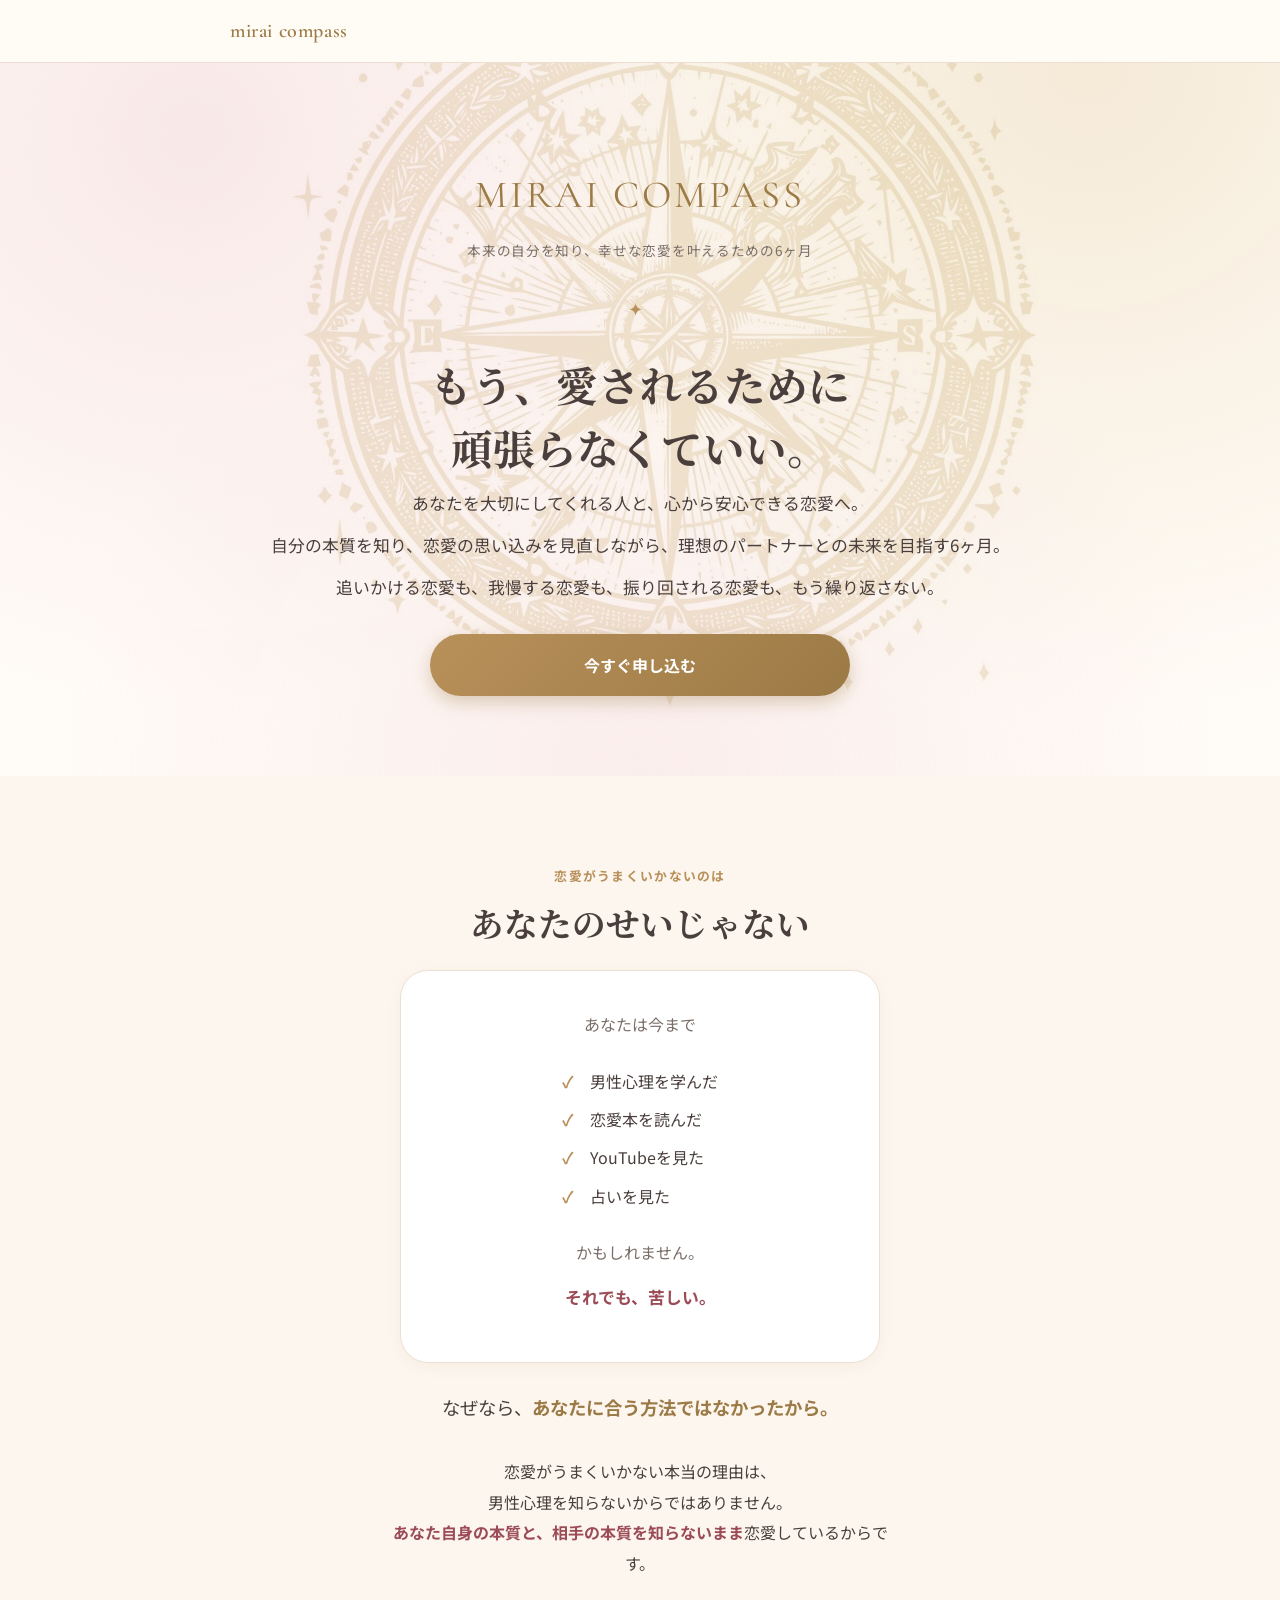
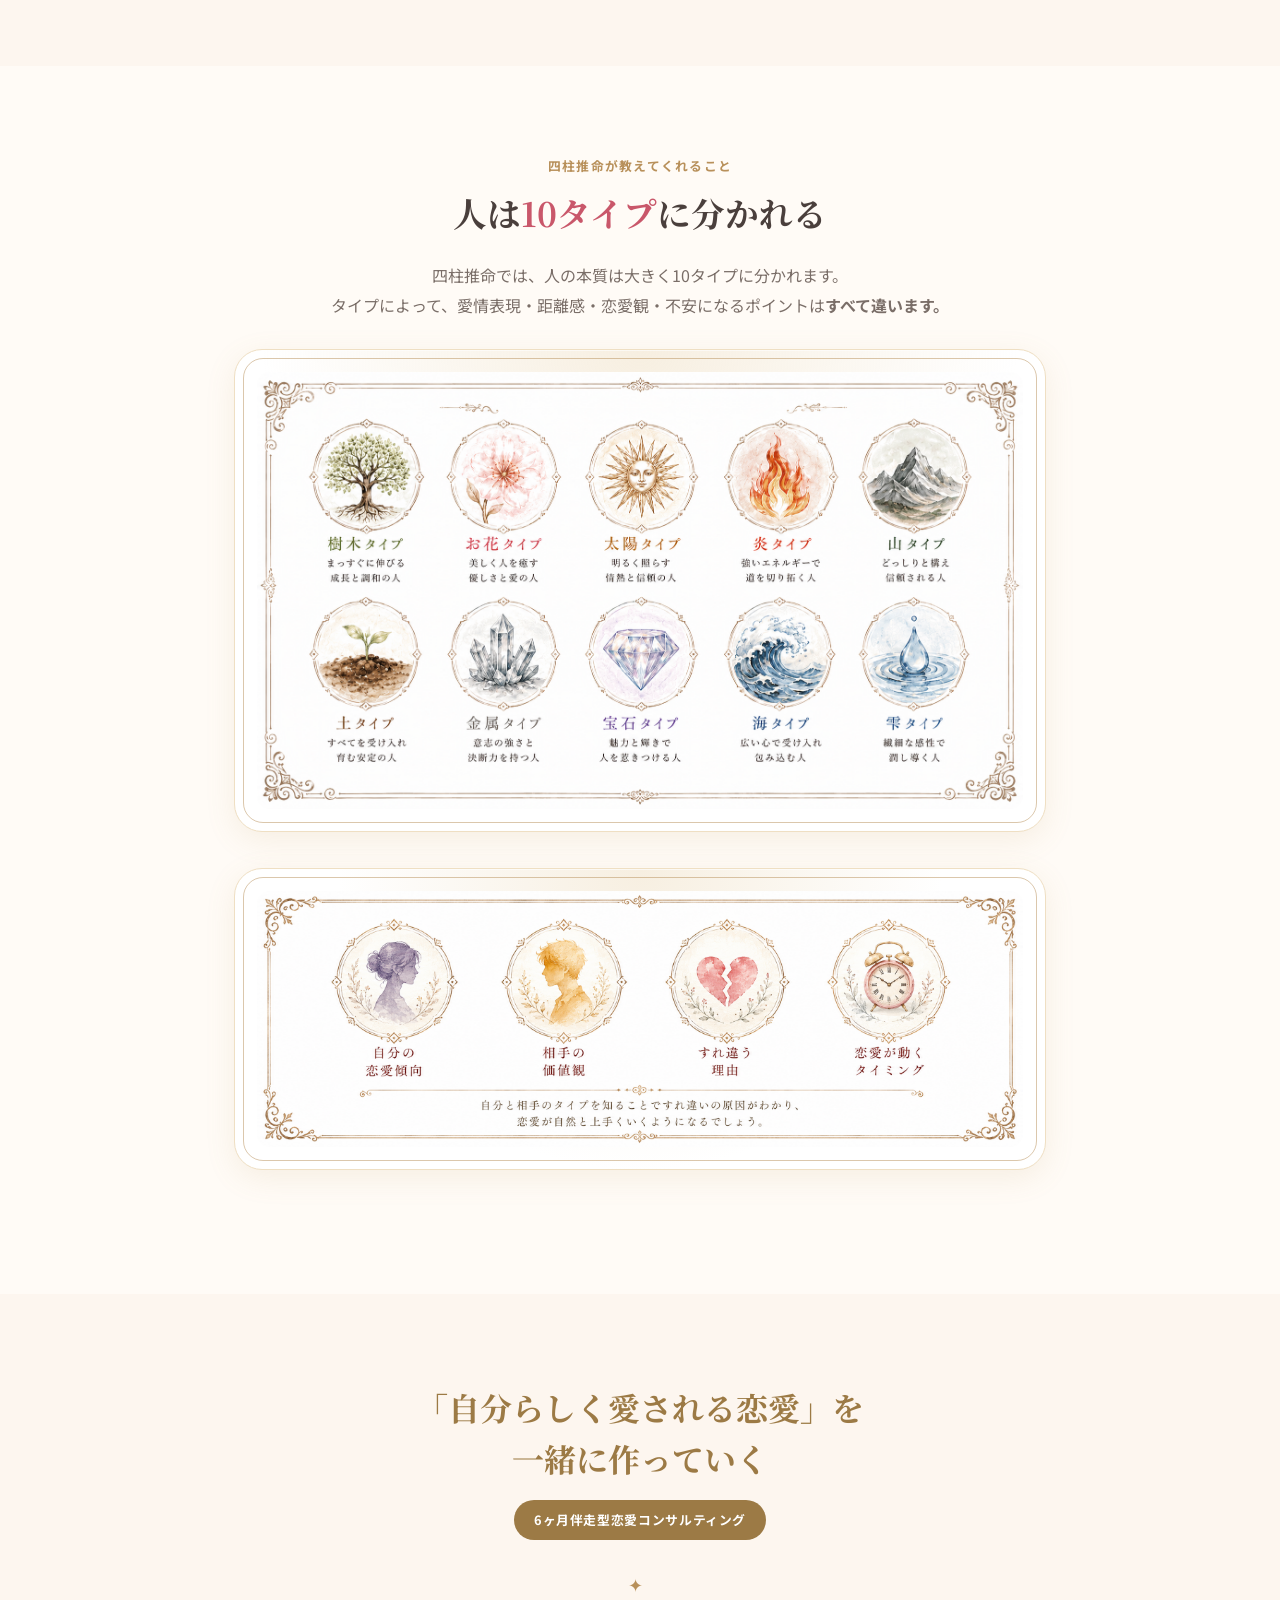
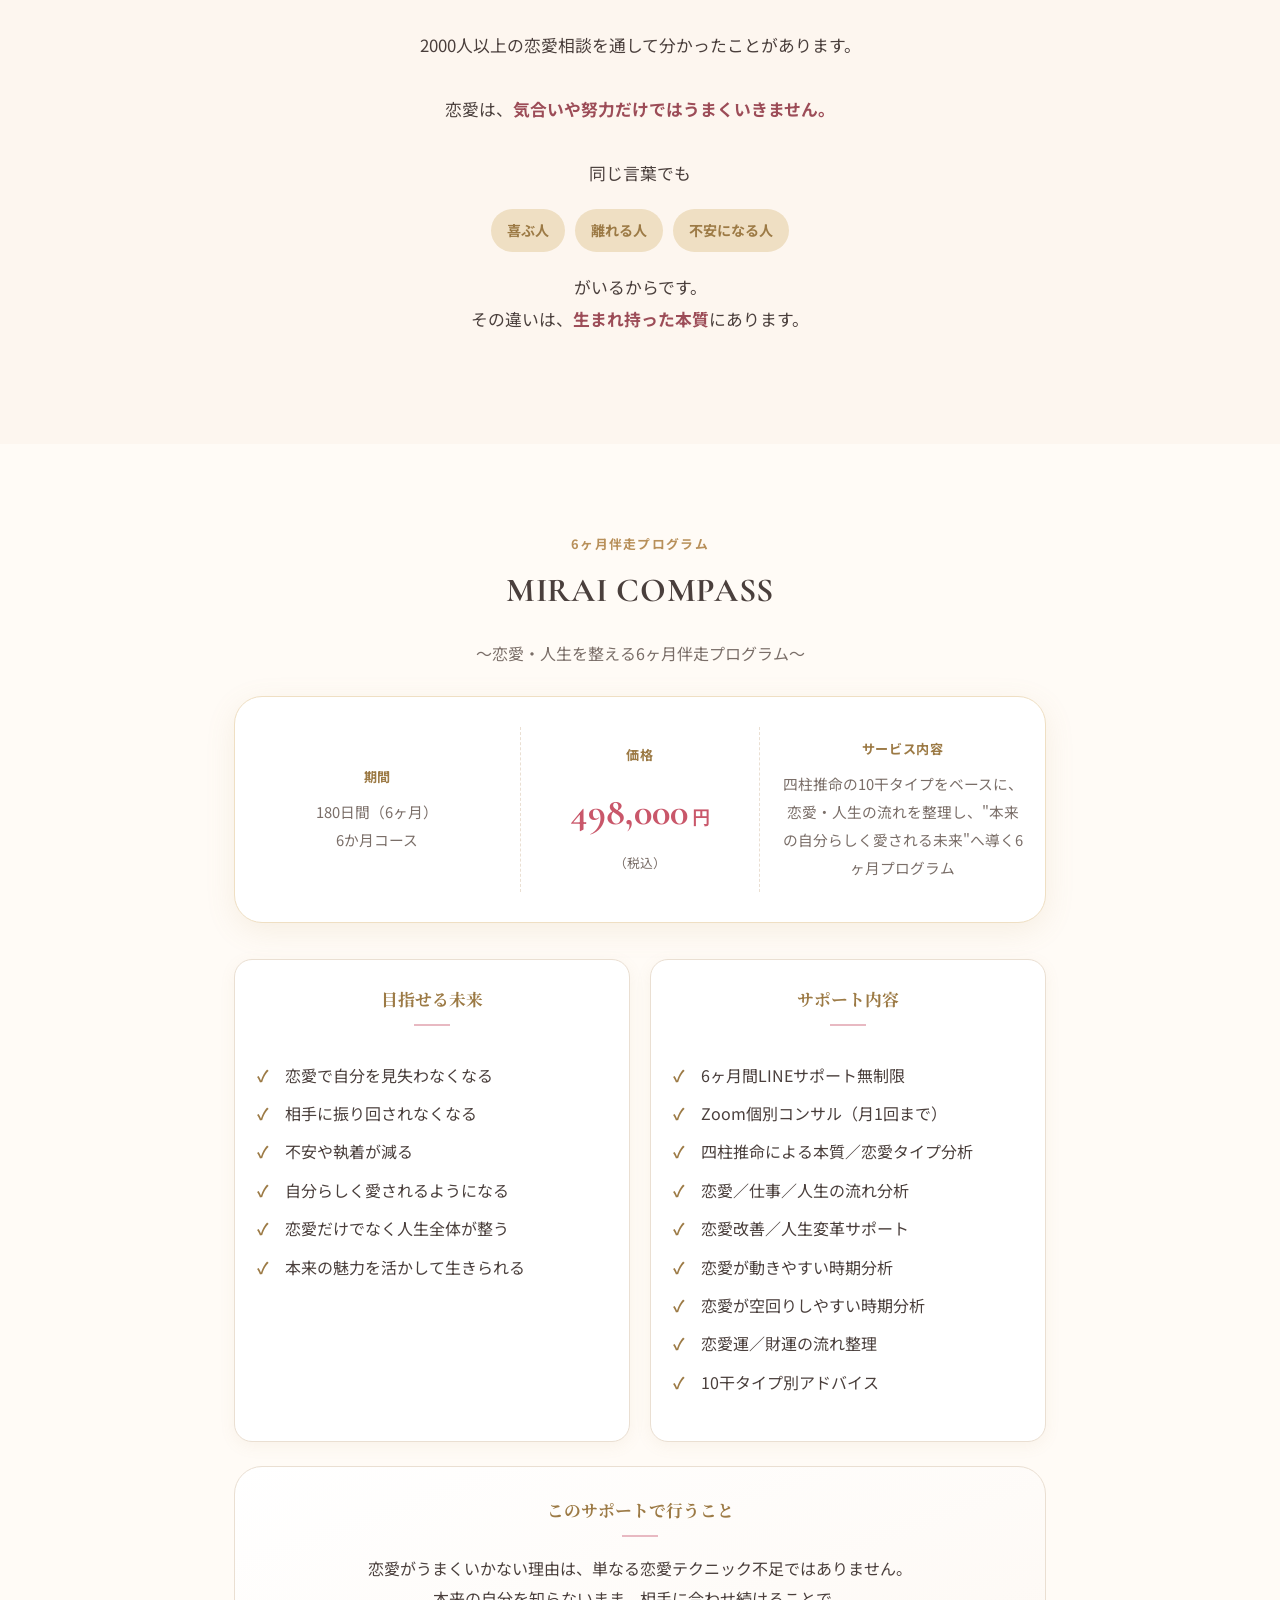
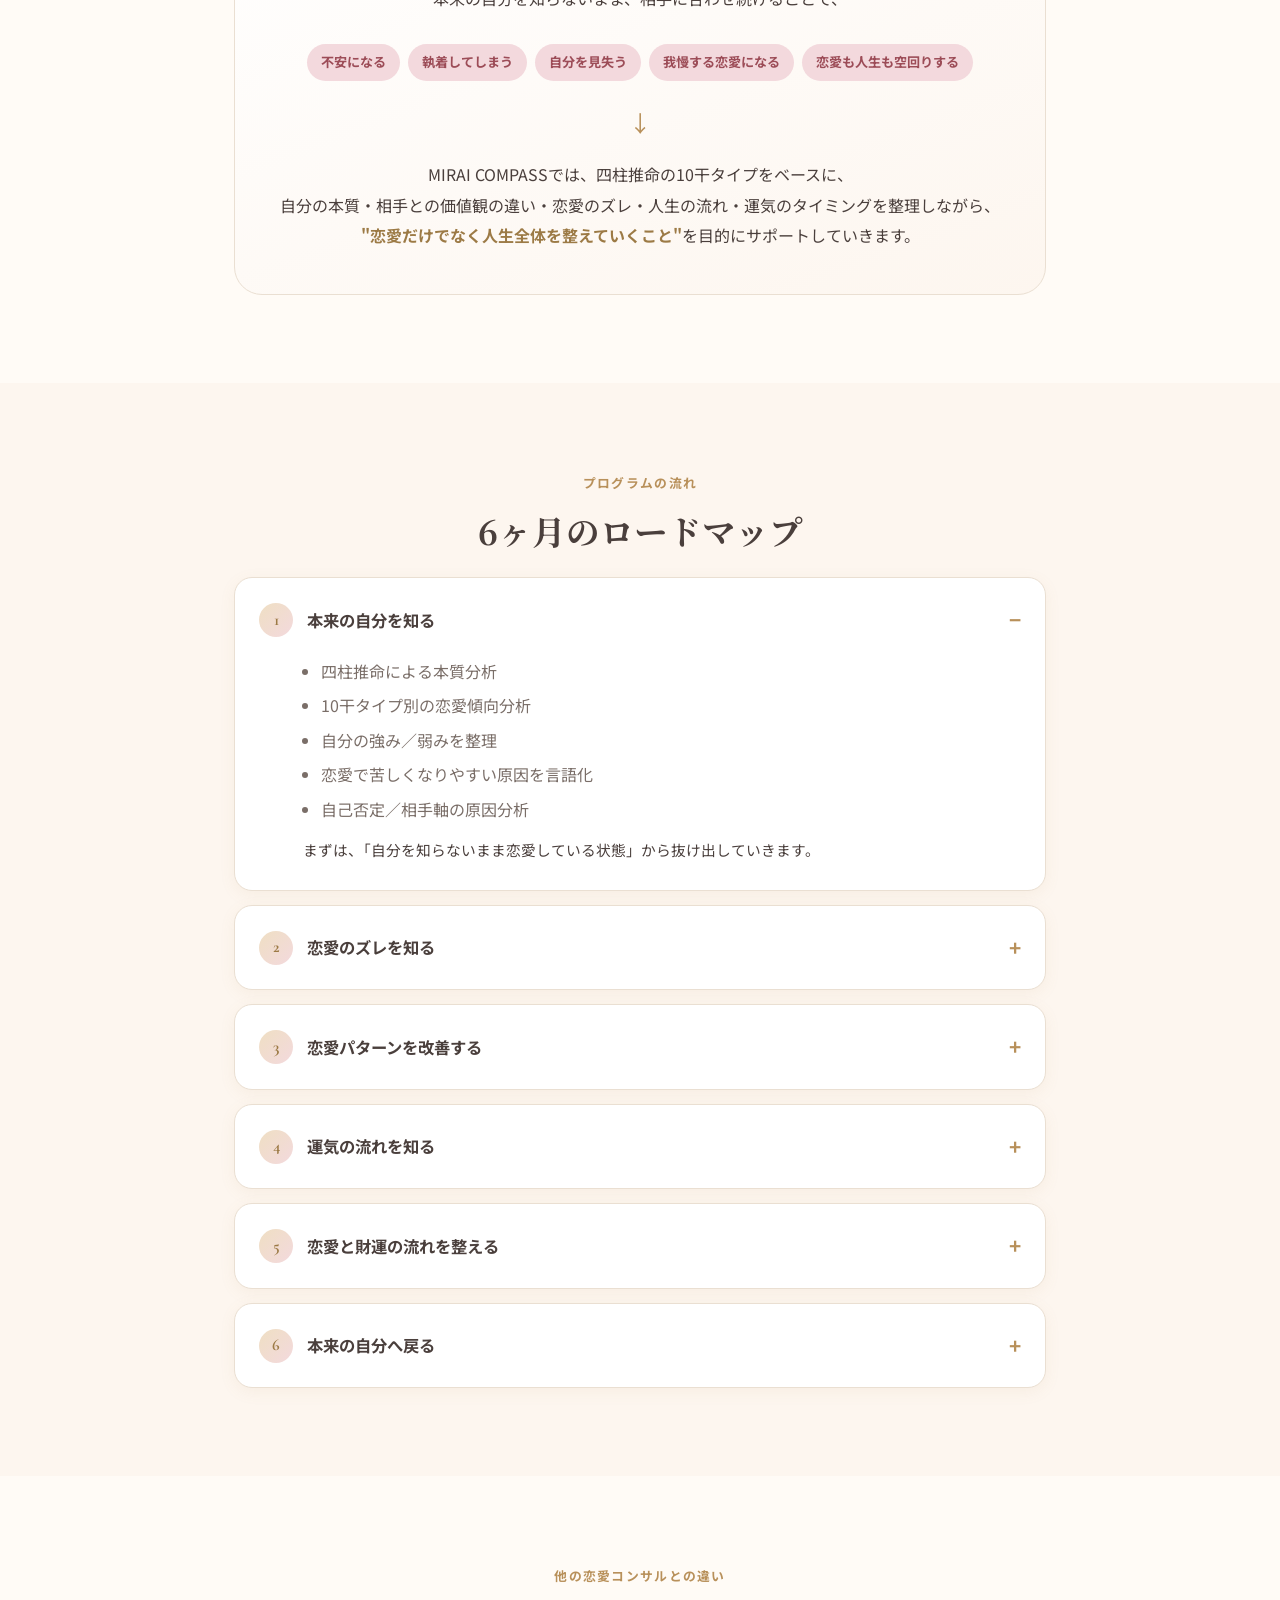
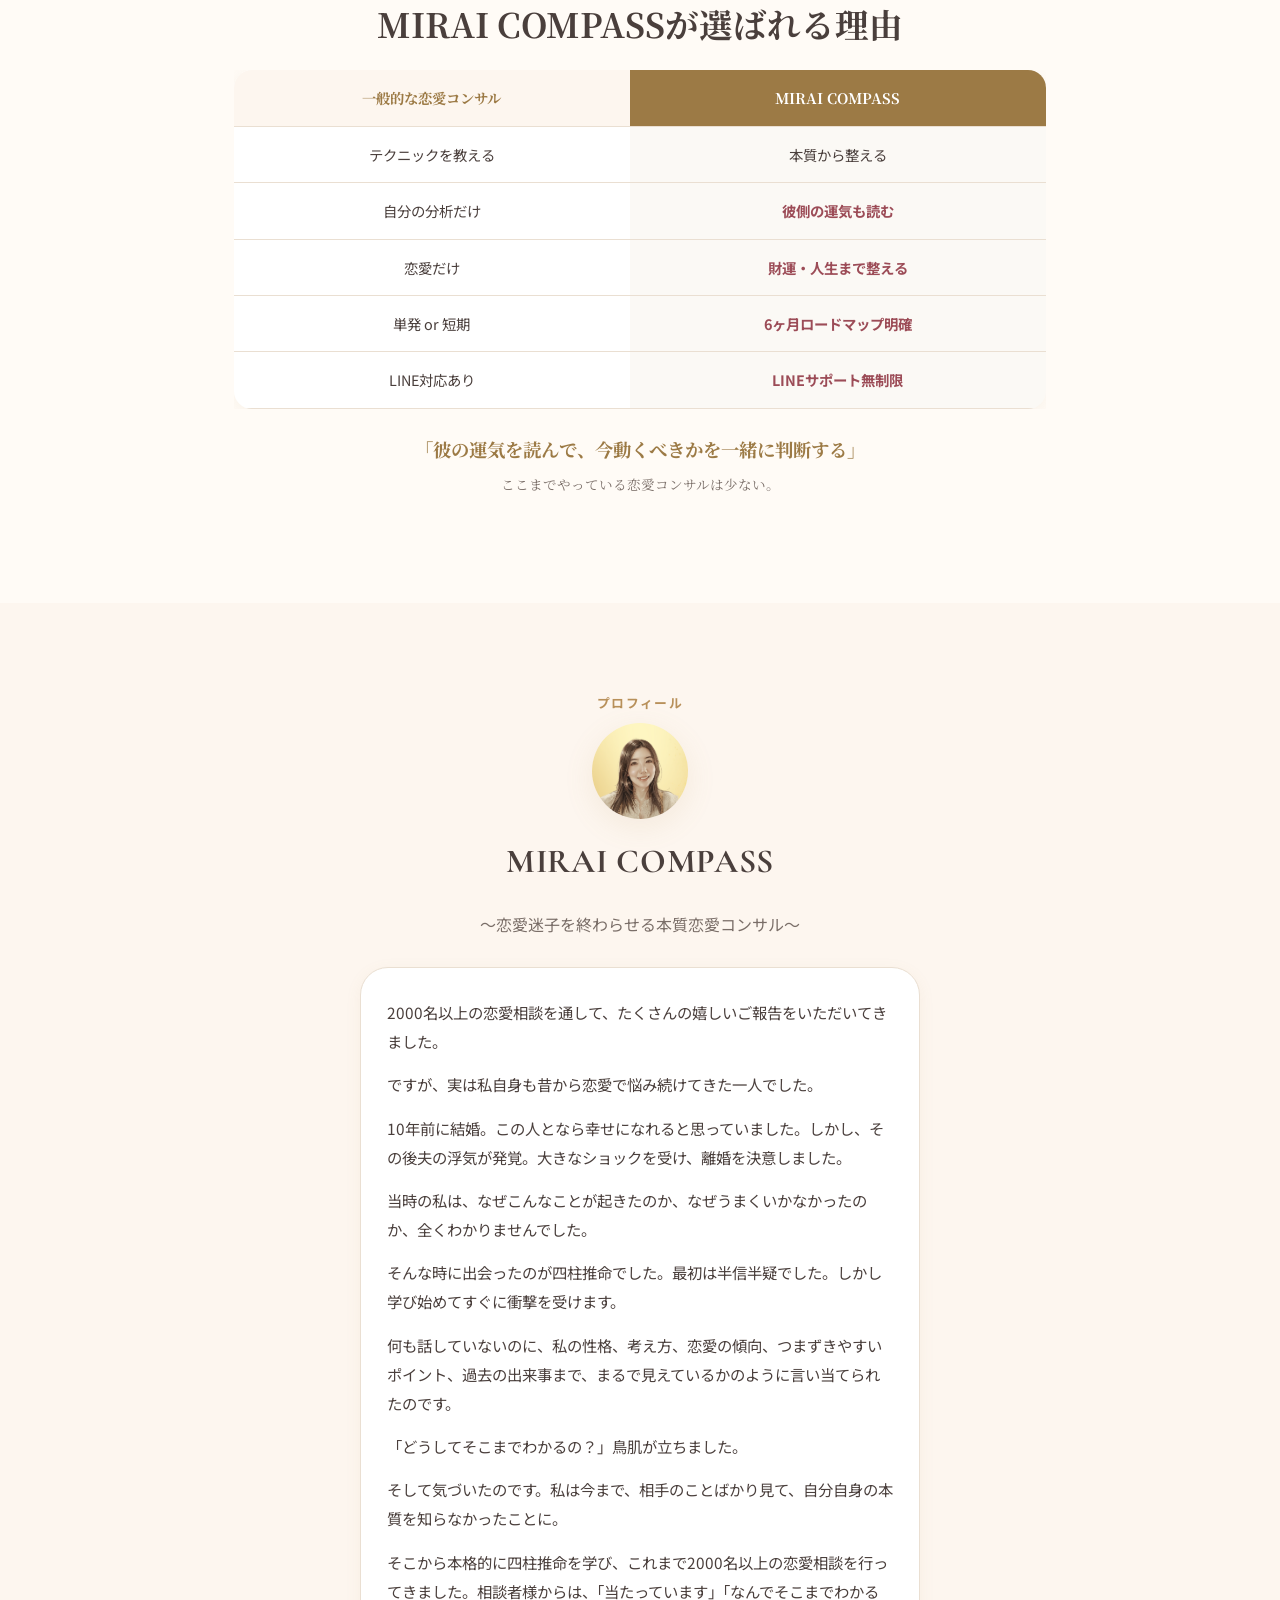
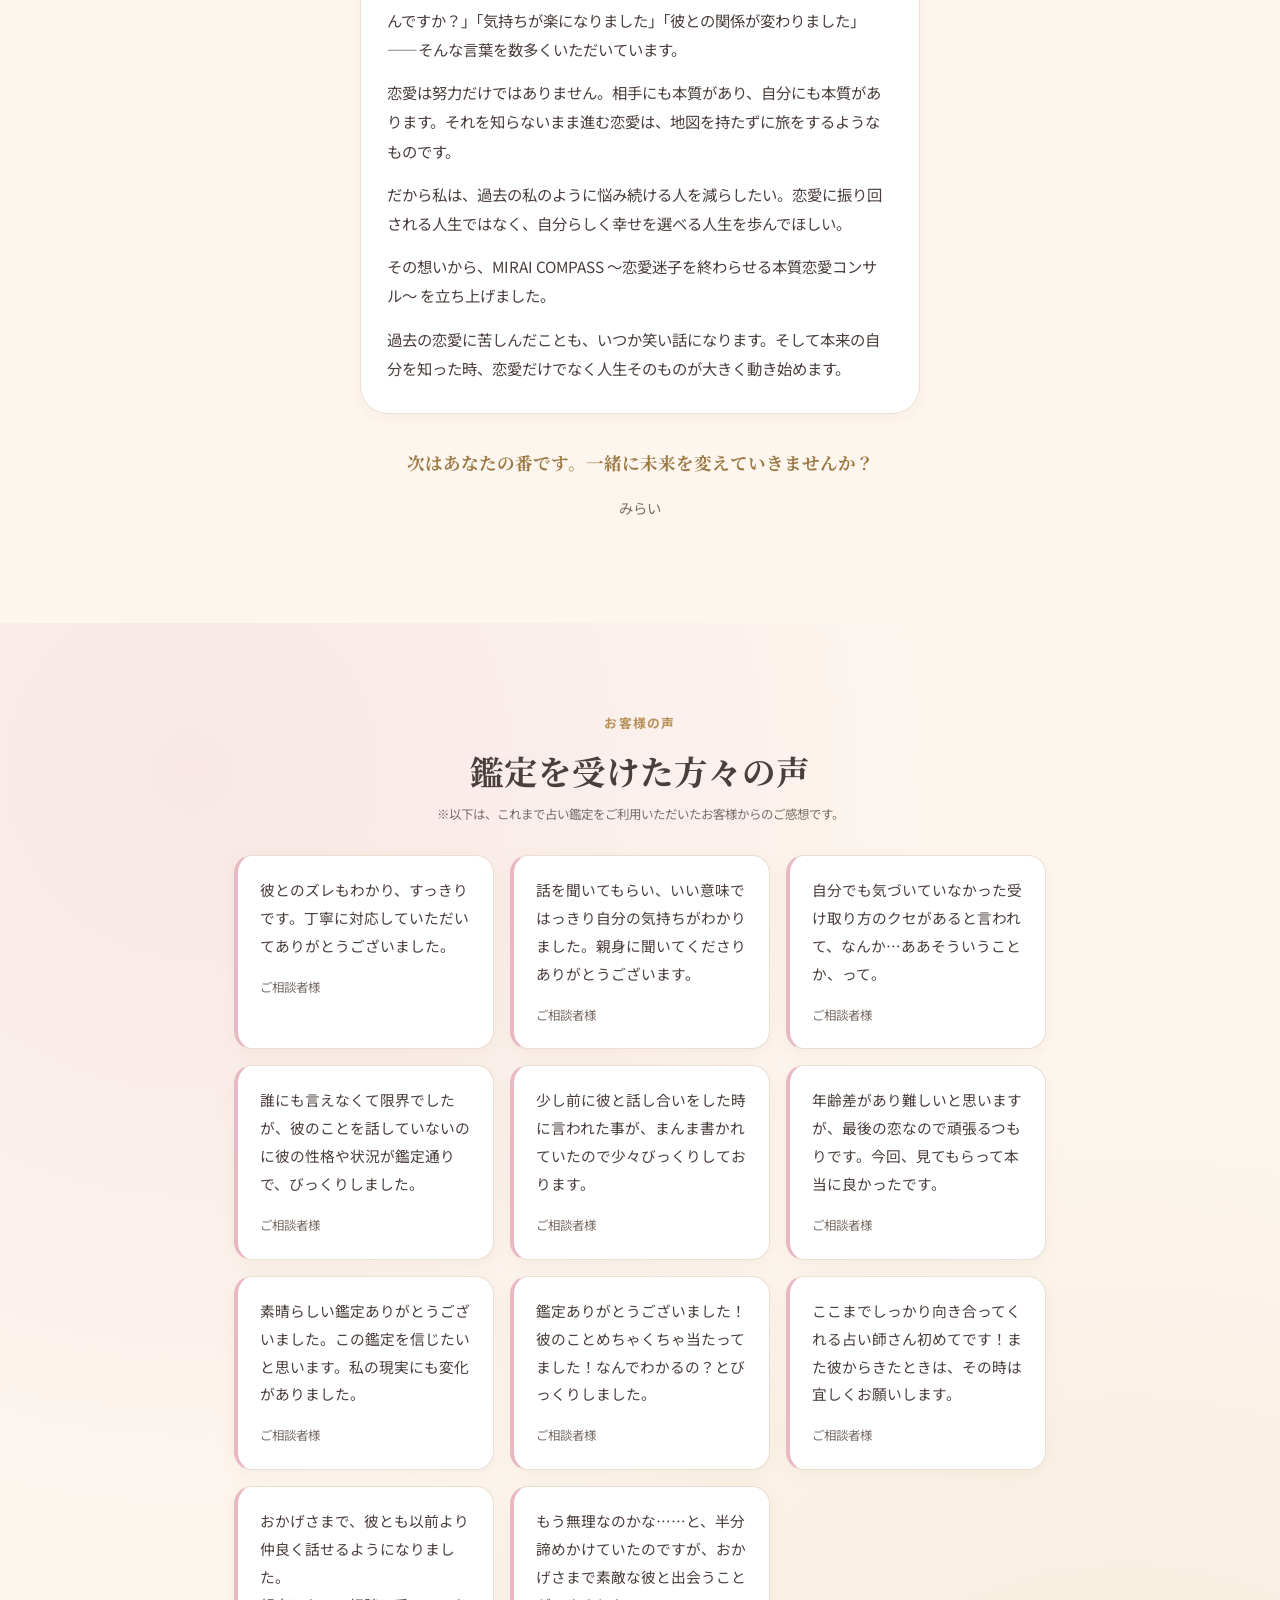
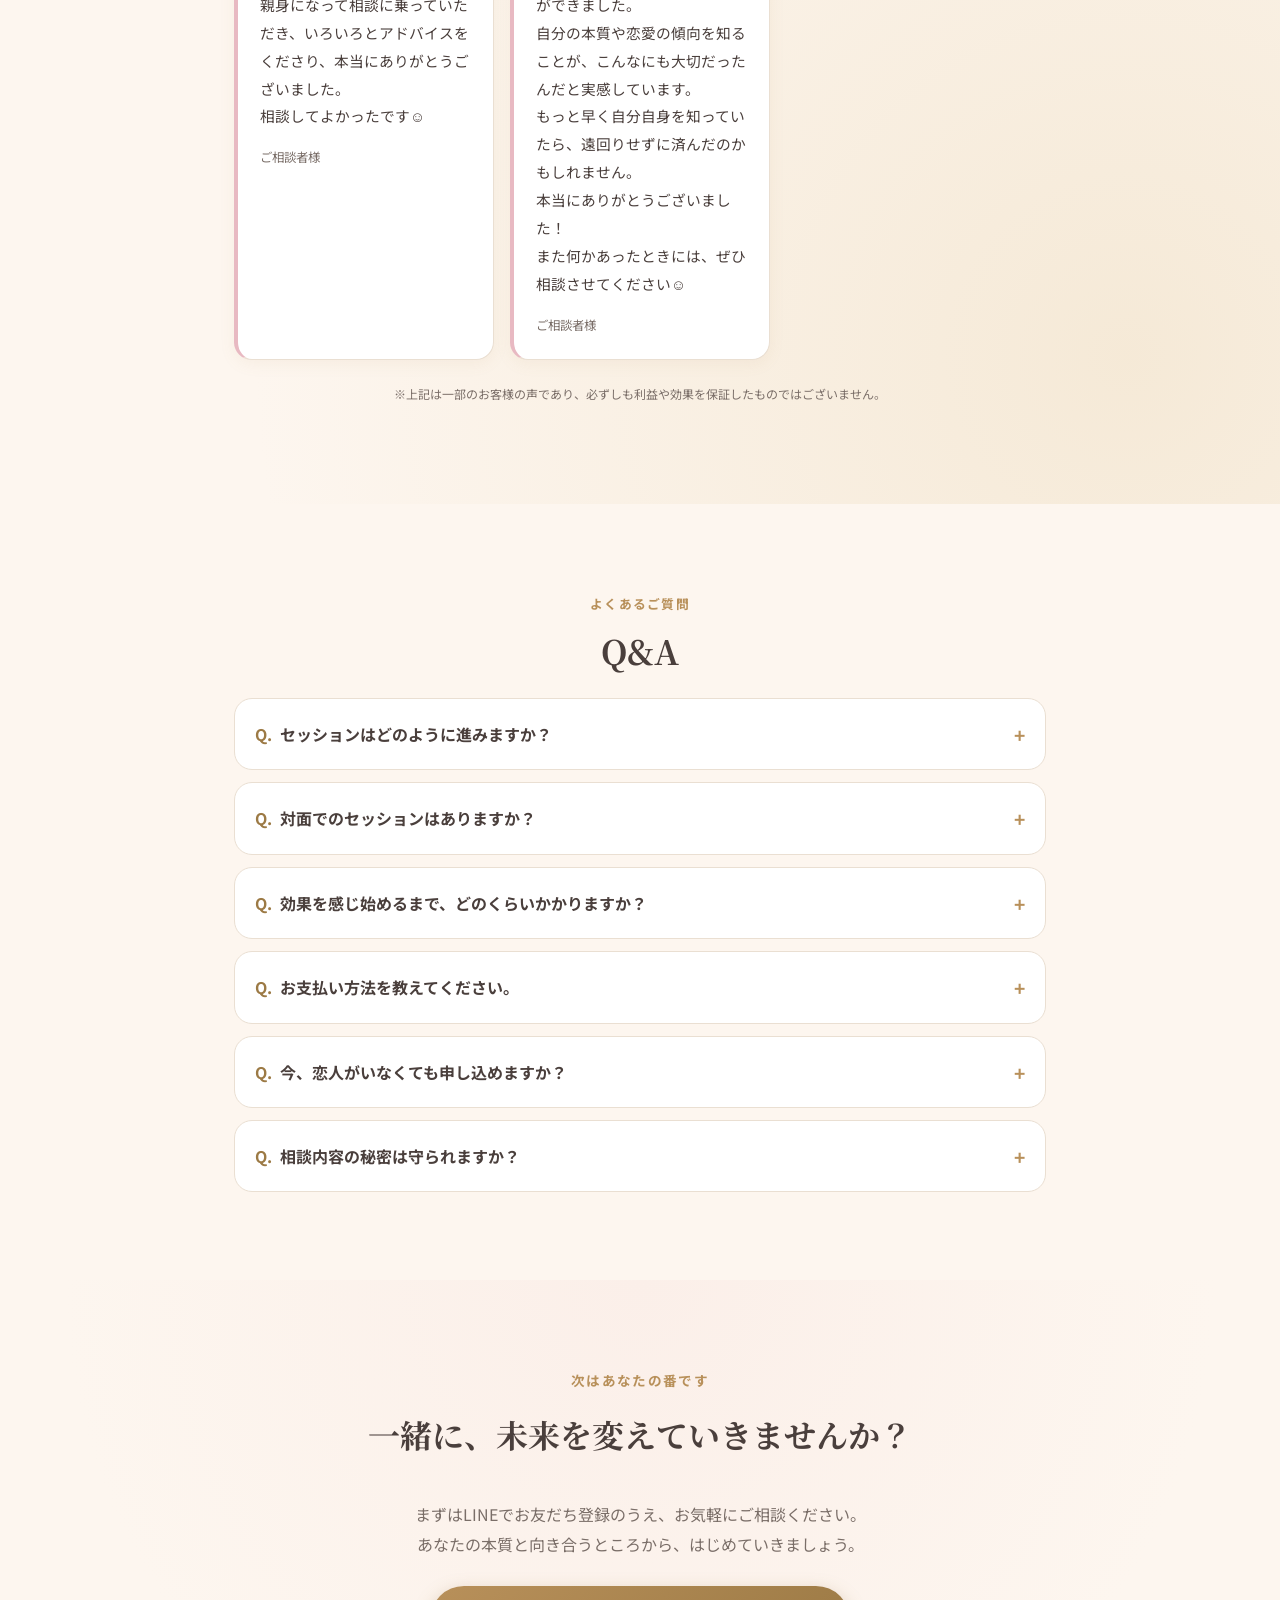
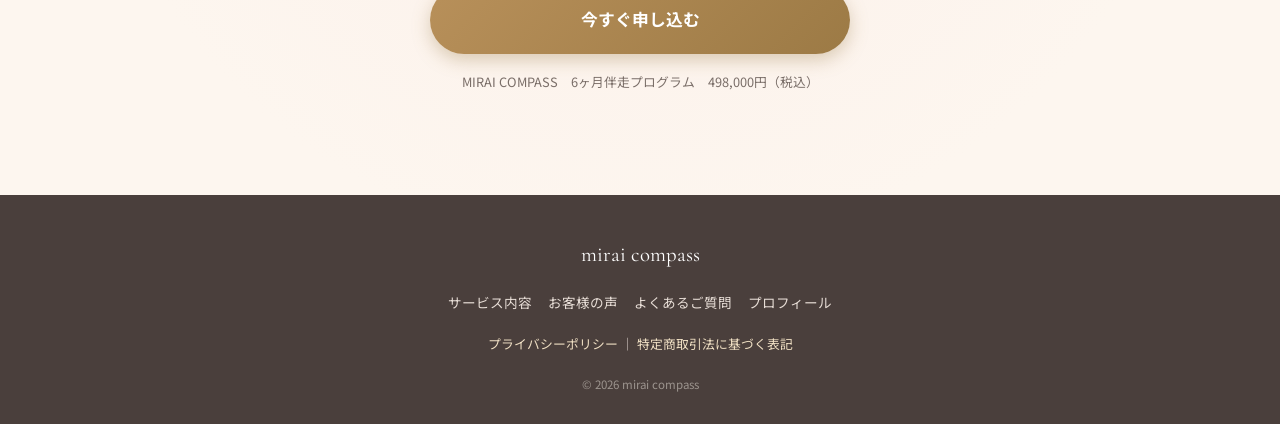
<file: index.html>
<!DOCTYPE html>
<html lang="ja">
<head>
<meta charset="UTF-8">
<meta name="viewport" content="width=device-width, initial-scale=1.0">
<title>MIRAI COMPASS｜本質から整える恋愛コンサル</title>
<meta name="description" content="四柱推命の10タイプ分析で、あなたと相手の本質を知り「自分らしく愛される恋愛」へ。2000名以上の恋愛相談実績を持つmirai compassの6ヶ月伴走型恋愛コンサルティング「MIRAI COMPASS」。">

<meta property="og:type" content="website">
<meta property="og:title" content="MIRAI COMPASS｜本質から整える恋愛コンサル">
<meta property="og:description" content="四柱推命の10タイプ分析で、あなたと相手の本質を知り「自分らしく愛される恋愛」へ。2000名以上の恋愛相談実績を持つ6ヶ月伴走型恋愛コンサルティング。">
<meta property="og:image" content="images/ogp.jpg">
<meta property="og:url" content="">
<meta property="og:locale" content="ja_JP">
<meta name="twitter:card" content="summary_large_image">

<link rel="icon" href="data:image/svg+xml,%3Csvg xmlns='http://www.w3.org/2000/svg' viewBox='0 0 100 100'%3E%3Ctext y='.9em' font-size='90'%3E%F0%9F%A7%AD%3C/text%3E%3C/svg%3E">

<link rel="preconnect" href="https://fonts.googleapis.com">
<link rel="preconnect" href="https://fonts.gstatic.com" crossorigin>
<link href="https://fonts.googleapis.com/css2?family=Cormorant+Garamond:wght@500;600&family=Noto+Serif+JP:wght@500;700&family=Noto+Sans+JP:wght@400;500;700&display=swap" rel="stylesheet">

<link rel="stylesheet" href="style.css?v=6">
</head>
<body>

<a href="#main" class="skip-link">本文へスキップ</a>

<header class="site-header">
  <div class="header-inner">
    <a href="#top" class="logo">mirai compass</a>
  </div>
</header>

<main id="main">

  <!-- ================= HERO ================= -->
  <section id="top" class="hero">
    <div class="hero-bg" aria-hidden="true"></div>
    <div class="hero-compass" aria-hidden="true"></div>
    <div class="hero-sparkles" aria-hidden="true">
      <span class="sparkle s1">✦</span>
      <span class="sparkle s2">✦</span>
      <span class="sparkle s3">✦</span>
      <span class="sparkle s4">✦</span>
      <span class="sparkle s5">✦</span>
      <span class="sparkle s6">✦</span>
      <span class="sparkle s7">✦</span>
    </div>
    <div class="container hero-inner">
      <p class="hero-brand">MIRAI&nbsp;COMPASS</p>
      <p class="hero-sub">本来の自分を知り、幸せな恋愛を叶えるための6ヶ月</p>
      <div class="divider" aria-hidden="true">✦</div>
      <h1 class="hero-title">もう、愛されるために<br>頑張らなくていい。</h1>
      <p class="hero-lead">あなたを大切にしてくれる人と、心から安心できる恋愛へ。</p>
      <p class="hero-lead">自分の本質を知り、恋愛の思い込みを見直しながら、理想のパートナーとの未来を目指す6ヶ月。</p>
      <p class="hero-lead">追いかける恋愛も、我慢する恋愛も、振り回される恋愛も、もう繰り返さない。</p>
      <a href="https://www.infocart.jp/a.php?item=81202" class="btn btn-brown btn-large" target="_blank" rel="noopener">
        今すぐ申し込む
      </a>
    </div>
  </section>

  <!-- ================= EMPATHY ================= -->
  <section class="section section-empathy">
    <div class="container">
      <p class="eyebrow">恋愛がうまくいかないのは</p>
      <h2 class="section-title">あなたの<wbr>せいじゃない</h2>

      <div class="empathy-card">
        <p class="empathy-lead">あなたは今まで</p>
        <ul class="check-list">
          <li>男性心理を学んだ</li>
          <li>恋愛本を読んだ</li>
          <li>YouTubeを見た</li>
          <li>占いを見た</li>
        </ul>
        <p class="empathy-lead">かもしれません。</p>
        <p class="empathy-whisper">それでも、苦しい。</p>
      </div>

      <p class="empathy-reason">
        なぜなら、<strong>あなたに合う方法では<br class="sp-only">なかったから。</strong>
      </p>

      <p class="empathy-body">
        恋愛がうまくいかない本当の理由は、<br>
        男性心理を知らないからではありません。<br>
        <strong>あなた自身の本質と、相手の本質を<br class="sp-only">知らないまま</strong>恋愛しているからです。
      </p>
    </div>
  </section>

  <!-- ================= 10 TYPES / SOLUTION ================= -->
  <section class="section section-solution">
    <div class="container">
      <p class="eyebrow">四柱推命が教えてくれること</p>
      <h2 class="section-title">人は<span class="accent">10タイプ</span>に分かれる</h2>
      <p class="section-lead">
        四柱推命では、人の本質は大きく10タイプに分かれます。<br>
        タイプによって、愛情表現・距離感・恋愛観・不安になるポイントは<strong>すべて違います。</strong>
      </p>

      <div class="type-frame">
        <img src="images/types.png" alt="四柱推命10タイプ：樹木タイプ・お花タイプ・太陽タイプ・炎タイプ・山タイプ・土タイプ・金属タイプ・宝石タイプ・海タイプ・雫タイプ" loading="lazy">
      </div>

      <div class="type-frame">
        <img src="images/features.png" alt="自分の恋愛傾向・相手の価値観・すれ違う理由・恋愛が動くタイミングがわかります。自分と相手のタイプを知ることですれ違いの原因がわかり、恋愛が自然と上手くいくようになるでしょう。" loading="lazy">
      </div>
    </div>
  </section>

  <!-- ================= CONCEPT ================= -->
  <section class="section section-concept">
    <div class="container">
      <div class="concept-quote">
        <p>「自分らしく愛される恋愛」を<br>一緒に作っていく</p>
        <span class="concept-badge">6ヶ月伴走型恋愛コンサルティング</span>
      </div>

      <div class="divider" aria-hidden="true">✦</div>

      <p class="concept-body">
        2000人以上の恋愛相談を通して分かったことがあります。<br><br>
        恋愛は、<strong>気合いや努力だけではうまくいきません。</strong><br><br>
        同じ言葉でも
      </p>
      <ul class="mini-tag-list">
        <li class="tag tag-soft">喜ぶ人</li>
        <li class="tag tag-soft">離れる人</li>
        <li class="tag tag-soft">不安になる人</li>
      </ul>
      <p class="concept-body">
        がいるからです。<br>
        その違いは、<strong>生まれ持った本質</strong>にあります。
      </p>
    </div>
  </section>

  <!-- ================= SERVICE / PRICING ================= -->
  <section id="service" class="section section-service">
    <div class="container">
      <p class="eyebrow">6ヶ月伴走プログラム</p>
      <h2 class="section-title serif-en">MIRAI COMPASS</h2>
      <p class="section-lead">〜恋愛・人生を整える6ヶ月伴走プログラム〜</p>

      <div class="price-card">
        <div class="price-card-col">
          <p class="price-card-label">期間</p>
          <p class="price-card-value">180日間（6ヶ月）<br>6か月コース</p>
        </div>
        <div class="price-card-col price-card-col-price">
          <p class="price-card-label">価格</p>
          <p class="price-card-price">498,000<span>円</span></p>
          <p class="price-card-note">（税込）</p>
        </div>
        <div class="price-card-col">
          <p class="price-card-label">サービス内容</p>
          <p class="price-card-value">四柱推命の10干タイプをベースに、恋愛・人生の流れを整理し、"本来の自分らしく愛される未来"へ導く6ヶ月プログラム</p>
        </div>
      </div>

      <div class="info-grid">
        <div class="info-card">
          <h3 class="info-card-title">目指せる未来</h3>
          <ul class="check-list check-list-gold">
            <li>恋愛で自分を見失わなくなる</li>
            <li>相手に振り回されなくなる</li>
            <li>不安や執着が減る</li>
            <li>自分らしく愛されるようになる</li>
            <li>恋愛だけでなく人生全体が整う</li>
            <li>本来の魅力を活かして生きられる</li>
          </ul>
        </div>
        <div class="info-card">
          <h3 class="info-card-title">サポート内容</h3>
          <ul class="check-list check-list-gold">
            <li>6ヶ月間LINEサポート無制限</li>
            <li>Zoom個別コンサル（月1回まで）</li>
            <li>四柱推命による本質／恋愛タイプ分析</li>
            <li>恋愛／仕事／人生の流れ分析</li>
            <li>恋愛改善／人生変革サポート</li>
            <li>恋愛が動きやすい時期分析</li>
            <li>恋愛が空回りしやすい時期分析</li>
            <li>恋愛運／財運の流れ整理</li>
            <li>10干タイプ別アドバイス</li>
          </ul>
        </div>
      </div>

      <div class="why-card">
        <h3 class="info-card-title">このサポートで行うこと</h3>
        <p>
          恋愛がうまくいかない理由は、単なる恋愛テクニック不足ではありません。<br>
          本来の自分を知らないまま、相手に合わせ続けることで、
        </p>
        <ul class="why-list">
          <li>不安になる</li>
          <li>執着してしまう</li>
          <li>自分を見失う</li>
          <li>我慢する恋愛になる</li>
          <li>恋愛も人生も空回りする</li>
        </ul>
        <p class="why-arrow" aria-hidden="true">↓</p>
        <p>
          MIRAI COMPASSでは、四柱推命の10干タイプをベースに、<br>
          自分の本質・相手との価値観の違い・恋愛のズレ・人生の流れ・運気のタイミングを整理しながら、<br>
          <strong>"恋愛だけでなく人生全体を整えていくこと"</strong>を目的にサポートしていきます。
        </p>
      </div>
    </div>
  </section>

  <!-- ================= 6 MONTH FLOW ================= -->
  <section class="section section-flow">
    <div class="container">
      <p class="eyebrow">プログラムの流れ</p>
      <h2 class="section-title">6ヶ月のロードマップ</h2>

      <div class="flow-list">
        <details class="flow-item" open>
          <summary><span class="flow-num">1</span>本来の自分を知る</summary>
          <div class="flow-body">
            <ul>
              <li>四柱推命による本質分析</li>
              <li>10干タイプ別の恋愛傾向分析</li>
              <li>自分の強み／弱みを整理</li>
              <li>恋愛で苦しくなりやすい原因を言語化</li>
              <li>自己否定／相手軸の原因分析</li>
            </ul>
            <p>まずは、「自分を知らないまま恋愛している状態」から抜け出していきます。</p>
          </div>
        </details>

        <details class="flow-item">
          <summary><span class="flow-num">2</span>恋愛のズレを知る</summary>
          <div class="flow-body">
            <ul>
              <li>相手の恋愛タイプ分析</li>
              <li>価値観や愛情表現の違いを理解</li>
              <li>LINE／距離感／関わり方改善</li>
              <li>不安や執着の整理</li>
              <li>自分軸を整える</li>
            </ul>
            <p>"相手に合わせ続ける恋愛"ではなく、"自分らしく愛される恋愛"へ整えていきます。</p>
          </div>
        </details>

        <details class="flow-item">
          <summary><span class="flow-num">3</span>恋愛パターンを改善する</summary>
          <div class="flow-body">
            <ul>
              <li>恋愛で繰り返す問題を整理</li>
              <li>我慢恋愛／依存恋愛の改善</li>
              <li>現実的な関係修復サポート</li>
              <li>復縁／片思い／距離感改善</li>
              <li>恋愛における行動改善</li>
            </ul>
            <p>「頭でわかっているのに変えられない」状態を少しずつ改善していきます。</p>
          </div>
        </details>

        <details class="flow-item">
          <summary><span class="flow-num">4</span>運気の流れを知る</summary>
          <div class="flow-body">
            <ul>
              <li>恋愛が動きやすい時期</li>
              <li>仕事や収入が伸びやすい時期</li>
              <li>人間関係が変化しやすい時期</li>
            </ul>
            <p>あなた自身だけでなく、"彼側の流れ"も一緒に読み解き、今のタイミングを整えます。</p>
          </div>
        </details>

        <details class="flow-item">
          <summary><span class="flow-num">5</span>恋愛と財運の流れを整える</summary>
          <div class="flow-body">
            <ul>
              <li>10干タイプ別の才能分析</li>
              <li>収入を上げやすい働き方</li>
              <li>本来向いている方向性</li>
              <li>行動のタイミング</li>
            </ul>
            <p>自信の低下や不安、人間関係の不安定さは、恋愛だけでなく仕事や収入にも影響します。才能や強みを活かし、恋愛も人生も好循環に変えるサポートを行います。</p>
          </div>
        </details>

        <details class="flow-item">
          <summary><span class="flow-num">6</span>本来の自分へ戻る</summary>
          <div class="flow-body">
            <ul>
              <li>恋愛で自分を見失わない状態を作る</li>
              <li>自分軸の定着</li>
              <li>恋愛／仕事／人生のバランス改善</li>
              <li>今後の運気の流れ整理</li>
              <li>本来の魅力を活かした人生設計</li>
            </ul>
            <p>最終的には、「誰かに愛されるため」ではなく、"自分らしく生きながら愛される状態"を目指していきます。</p>
          </div>
        </details>
      </div>
    </div>
  </section>

  <!-- ================= COMPARISON ================= -->
  <section class="section section-compare">
    <div class="container">
      <p class="eyebrow">他の恋愛コンサルとの違い</p>
      <h2 class="section-title">MIRAI COMPASSが選ばれる理由</h2>

      <div class="table-scroll">
        <table class="compare-table">
          <thead>
            <tr>
              <th scope="col">一般的な恋愛コンサル</th>
              <th scope="col">MIRAI COMPASS</th>
            </tr>
          </thead>
          <tbody>
            <tr><td>テクニックを教える</td><td>本質から整える</td></tr>
            <tr><td>自分の分析だけ</td><td><strong>彼側の運気も読む</strong></td></tr>
            <tr><td>恋愛だけ</td><td><strong>財運・人生まで整える</strong></td></tr>
            <tr><td>単発 or 短期</td><td><strong>6ヶ月ロードマップ明確</strong></td></tr>
            <tr><td>LINE対応あり</td><td><strong>LINEサポート無制限</strong></td></tr>
          </tbody>
        </table>
      </div>

      <p class="compare-highlight">
        「彼の運気を読んで、今動くべきかを一緒に判断する」<br>
        <span>ここまでやっている恋愛コンサルは少ない。</span>
      </p>
    </div>
  </section>

  <!-- ================= PROFILE ================= -->
  <section id="profile" class="section section-profile">
    <div class="container">
      <p class="eyebrow">プロフィール</p>
      <div class="profile-head">
        <img class="profile-avatar" src="images/profile.png" alt="みらい" loading="lazy">
        <h2 class="section-title serif-en">MIRAI COMPASS</h2>
        <p class="section-lead">〜恋愛迷子を終わらせる本質恋愛コンサル〜</p>
      </div>

      <div class="profile-story">
        <p>2000名以上の恋愛相談を通して、たくさんの嬉しいご報告をいただいてきました。</p>
        <p>ですが、実は私自身も昔から恋愛で悩み続けてきた一人でした。</p>
        <p>10年前に結婚。この人となら幸せになれると思っていました。しかし、その後夫の浮気が発覚。大きなショックを受け、離婚を決意しました。</p>
        <p>当時の私は、なぜこんなことが起きたのか、なぜうまくいかなかったのか、全くわかりませんでした。</p>
        <p>そんな時に出会ったのが四柱推命でした。最初は半信半疑でした。しかし学び始めてすぐに衝撃を受けます。</p>
        <p>何も話していないのに、私の性格、考え方、恋愛の傾向、つまずきやすいポイント、過去の出来事まで、まるで見えているかのように言い当てられたのです。</p>
        <p>「どうしてそこまでわかるの？」鳥肌が立ちました。</p>
        <p>そして気づいたのです。私は今まで、相手のことばかり見て、自分自身の本質を知らなかったことに。</p>
        <p>そこから本格的に四柱推命を学び、これまで2000名以上の恋愛相談を行ってきました。相談者様からは、「当たっています」「なんでそこまでわかるんですか？」「気持ちが楽になりました」「彼との関係が変わりました」——そんな言葉を数多くいただいています。</p>
        <p>恋愛は努力だけではありません。相手にも本質があり、自分にも本質があります。それを知らないまま進む恋愛は、地図を持たずに旅をするようなものです。</p>
        <p>だから私は、過去の私のように悩み続ける人を減らしたい。恋愛に振り回される人生ではなく、自分らしく幸せを選べる人生を歩んでほしい。</p>
        <p>その想いから、MIRAI COMPASS 〜恋愛迷子を終わらせる本質恋愛コンサル〜 を立ち上げました。</p>
        <p>過去の恋愛に苦しんだことも、いつか笑い話になります。そして本来の自分を知った時、恋愛だけでなく人生そのものが大きく動き始めます。</p>
      </div>

      <p class="profile-cta-text">次はあなたの番です。一緒に未来を変えていきませんか？</p>
      <p class="profile-sign">みらい</p>
    </div>
  </section>

  <!-- ================= TESTIMONIALS ================= -->
  <section id="voice" class="section section-voice">
    <div class="voice-sparkles" aria-hidden="true">
      <span class="sparkle s1">✦</span>
      <span class="sparkle s2">✦</span>
      <span class="sparkle s3">✦</span>
      <span class="sparkle s4">✦</span>
      <span class="sparkle s5">✦</span>
      <span class="sparkle s6">✦</span>
      <span class="sparkle s7">✦</span>
    </div>
    <div class="container">
      <p class="eyebrow">お客様の声</p>
      <h2 class="section-title">鑑定を受けた方々の声</h2>
      <p class="section-note">※以下は、これまで占い鑑定をご利用いただいたお客様からのご感想です。</p>

      <div class="voice-grid">
        <blockquote class="voice-card">
          <p>彼とのズレもわかり、すっきりです。丁寧に対応していただいてありがとうございました。</p>
          <cite>ご相談者様</cite>
        </blockquote>
        <blockquote class="voice-card">
          <p>話を聞いてもらい、いい意味ではっきり自分の気持ちがわかりました。親身に聞いてくださりありがとうございます。</p>
          <cite>ご相談者様</cite>
        </blockquote>
        <blockquote class="voice-card">
          <p>自分でも気づいていなかった受け取り方のクセがあると言われて、なんか…ああそういうことか、って。</p>
          <cite>ご相談者様</cite>
        </blockquote>
        <blockquote class="voice-card">
          <p>誰にも言えなくて限界でしたが、彼のことを話していないのに彼の性格や状況が鑑定通りで、びっくりしました。</p>
          <cite>ご相談者様</cite>
        </blockquote>
        <blockquote class="voice-card">
          <p>少し前に彼と話し合いをした時に言われた事が、まんま書かれていたので少々びっくりしております。</p>
          <cite>ご相談者様</cite>
        </blockquote>
        <blockquote class="voice-card">
          <p>年齢差があり難しいと思いますが、最後の恋なので頑張るつもりです。今回、見てもらって本当に良かったです。</p>
          <cite>ご相談者様</cite>
        </blockquote>
        <blockquote class="voice-card">
          <p>素晴らしい鑑定ありがとうございました。この鑑定を信じたいと思います。私の現実にも変化がありました。</p>
          <cite>ご相談者様</cite>
        </blockquote>
        <blockquote class="voice-card">
          <p>鑑定ありがとうございました！彼のことめちゃくちゃ当たってました！なんでわかるの？とびっくりしました。</p>
          <cite>ご相談者様</cite>
        </blockquote>
        <blockquote class="voice-card">
          <p>ここまでしっかり向き合ってくれる占い師さん初めてです！また彼からきたときは、その時は宜しくお願いします。</p>
          <cite>ご相談者様</cite>
        </blockquote>
        <blockquote class="voice-card">
          <p>おかげさまで、彼とも以前より仲良く話せるようになりました。<br>親身になって相談に乗っていただき、いろいろとアドバイスをくださり、本当にありがとうございました。<br>相談してよかったです☺️</p>
          <cite>ご相談者様</cite>
        </blockquote>
        <blockquote class="voice-card">
          <p>もう無理なのかな……と、半分諦めかけていたのですが、おかげさまで素敵な彼と出会うことができました。<br>自分の本質や恋愛の傾向を知ることが、こんなにも大切だったんだと実感しています。<br>もっと早く自分自身を知っていたら、遠回りせずに済んだのかもしれません。<br>本当にありがとうございました！<br>また何かあったときには、ぜひ相談させてください☺️</p>
          <cite>ご相談者様</cite>
        </blockquote>
      </div>
      <p class="voice-note">※上記は一部のお客様の声であり、<br class="sp-only">必ずしも利益や効果を保証したものではございません。</p>
    </div>
  </section>

  <!-- ================= FAQ ================= -->
  <section id="faq" class="section section-faq">
    <div class="container">
      <p class="eyebrow">よくあるご質問</p>
      <h2 class="section-title">Q&amp;A</h2>

      <div class="faq-list">
        <details class="faq-item">
          <summary>セッションはどのように進みますか？</summary>
          <div class="faq-body"><p>Zoomでの個別コンサル（月1回まで）と、LINEでのチャットサポートを組み合わせて進めていきます。日々の気になることはLINEでお気軽にご相談いただけます。</p></div>
        </details>
        <details class="faq-item">
          <summary>対面でのセッションはありますか？</summary>
          <div class="faq-body"><p>オンライン（Zoom・LINE）を中心にご提供しているため、全国どこからでもご参加いただけます。</p></div>
        </details>
        <details class="faq-item">
          <summary>効果を感じ始めるまで、どのくらいかかりますか？</summary>
          <div class="faq-body"><p>個人差はありますが、1ヶ月目で「自分の本質」を知ることで、気持ちの整理がしやすくなったというお声を多くいただいています。6ヶ月かけてじっくりと向き合っていくプログラムです。</p></div>
        </details>
        <details class="faq-item">
          <summary>お支払い方法を教えてください。</summary>
          <div class="faq-body"><p>クレジットカード・銀行振込に対応しております。分割払いをご希望の場合は、お申し込み前にご相談ください。</p></div>
        </details>
        <details class="faq-item">
          <summary>今、恋人がいなくても申し込めますか？</summary>
          <div class="faq-body"><p>はい、大丈夫です。片思い、複雑な関係、復縁、将来の恋愛への不安など、幅広いお悩みでご利用いただけます。</p></div>
        </details>
        <details class="faq-item">
          <summary>相談内容の秘密は守られますか？</summary>
          <div class="faq-body"><p>プライバシーポリシーに基づき、ご相談内容や個人情報は厳重に管理し、第三者に開示することはございません。</p></div>
        </details>
      </div>
    </div>
  </section>

  <!-- ================= FINAL CTA ================= -->
  <section class="section section-cta">
    <div class="container cta-inner">
      <p class="cta-eyebrow">次はあなたの番です</p>
      <h2 class="cta-title">一緒に、未来を変えていきませんか？</h2>
      <p class="cta-body">
        まずはLINEでお友だち登録のうえ、お気軽にご相談ください。<br>
        あなたの本質と向き合うところから、はじめていきましょう。
      </p>
      <a href="https://www.infocart.jp/a.php?item=81202" class="btn btn-brown btn-large btn-cta-final" target="_blank" rel="noopener">
        今すぐ申し込む
      </a>
      <p class="cta-note">MIRAI COMPASS　6ヶ月伴走プログラム　498,000円（税込）</p>
    </div>
  </section>

</main>

<footer class="site-footer">
  <div class="container footer-inner">
    <p class="footer-logo">mirai compass</p>
    <nav class="footer-nav" aria-label="フッターナビゲーション">
      <a href="#service">サービス内容</a>
      <a href="#voice">お客様の声</a>
      <a href="#faq">よくあるご質問</a>
      <a href="#profile">プロフィール</a>
    </nav>
    <p class="footer-legal">
      <a href="privacy.html">プライバシーポリシー</a>
      <span aria-hidden="true">｜</span>
      <a href="tokushoho.html">特定商取引法に基づく表記</a>
    </p>
    <p class="footer-copy">&copy; <span id="year"></span> mirai compass</p>
  </div>
</footer>

<script src="script.js"></script>
</body>
</html>
</file>
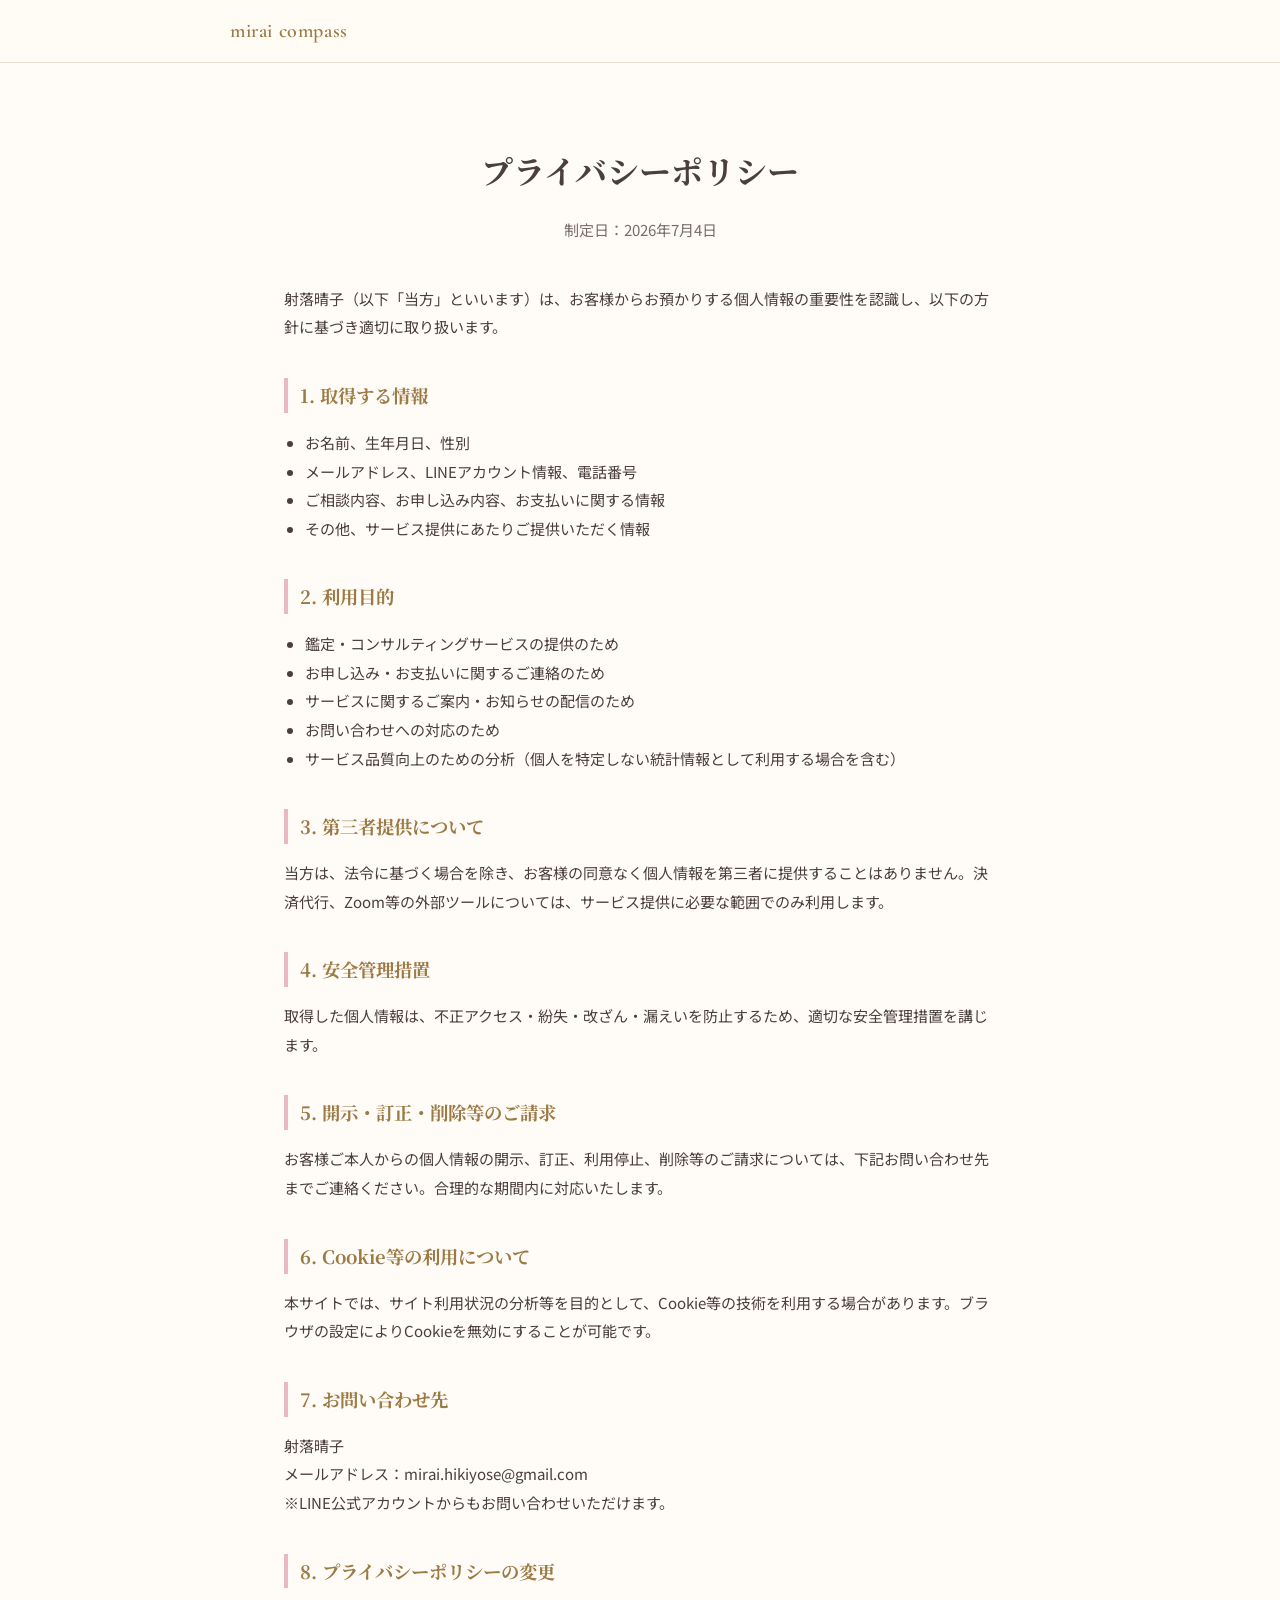
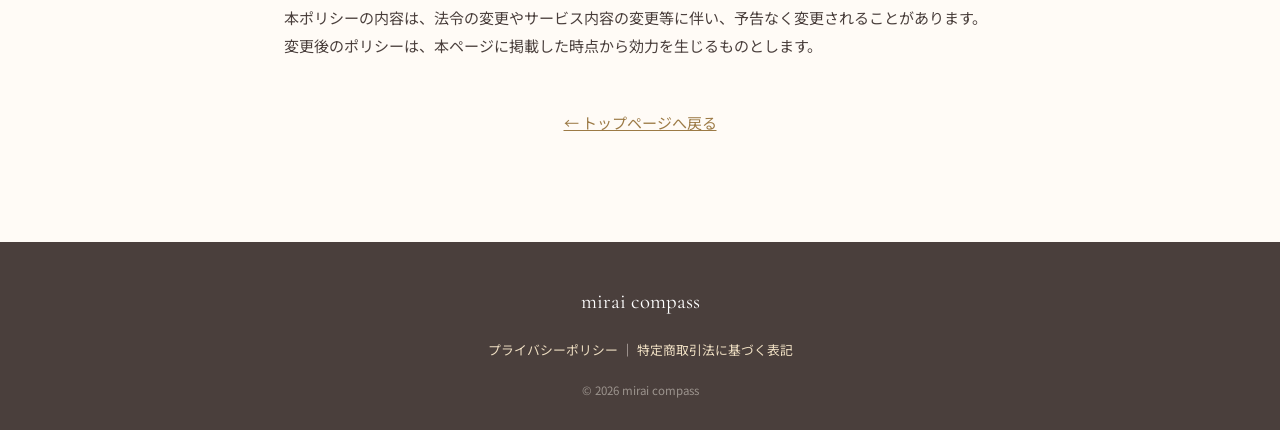
<file: privacy.html>
<!DOCTYPE html>
<html lang="ja">
<head>
<meta charset="UTF-8">
<meta name="viewport" content="width=device-width, initial-scale=1.0">
<title>プライバシーポリシー｜mirai compass</title>
<meta name="description" content="mirai compassにおける個人情報の取り扱いについて記載しています。">
<link rel="icon" href="data:image/svg+xml,%3Csvg xmlns='http://www.w3.org/2000/svg' viewBox='0 0 100 100'%3E%3Ctext y='.9em' font-size='90'%3E%F0%9F%A7%AD%3C/text%3E%3C/svg%3E">
<link rel="preconnect" href="https://fonts.googleapis.com">
<link rel="preconnect" href="https://fonts.gstatic.com" crossorigin>
<link href="https://fonts.googleapis.com/css2?family=Cormorant+Garamond:wght@500;600&family=Noto+Serif+JP:wght@500;700&family=Noto+Sans+JP:wght@400;500;700&display=swap" rel="stylesheet">
<link rel="stylesheet" href="style.css">
<style>
  .legal-main{ max-width: 760px; margin: 0 auto; padding: 56px 24px 90px; }
  .legal-main h1{ font-family: var(--font-serif-jp); font-size: clamp(1.5rem,5vw,2rem); text-align:center; margin-bottom: 8px; }
  .legal-updated{ text-align:center; color: var(--c-text-soft); font-size:.82rem; margin-bottom: 40px; }
  .legal-main h2{ font-family: var(--font-serif-jp); font-size:1.15rem; color: var(--c-gold-deep); margin: 36px 0 12px; border-left: 4px solid var(--c-pink-deep); padding-left: 12px; }
  .legal-main p, .legal-main li{ font-size:.94rem; }
  .legal-main ul{ padding-left: 1.3em; }
  .back-link{ display:block; text-align:center; margin-top: 48px; font-size:.9rem; }
  .back-link a{ color: var(--c-gold-deep); }
</style>
</head>
<body>

<header class="site-header">
  <div class="header-inner">
    <a href="index.html" class="logo">mirai compass</a>
  </div>
</header>

<main class="legal-main">
  <h1>プライバシーポリシー</h1>
  <p class="legal-updated">制定日：2026年7月4日</p>

  <p>射落晴子（以下「当方」といいます）は、お客様からお預かりする個人情報の重要性を認識し、以下の方針に基づき適切に取り扱います。</p>

  <h2>1. 取得する情報</h2>
  <ul>
    <li>お名前、生年月日、性別</li>
    <li>メールアドレス、LINEアカウント情報、電話番号</li>
    <li>ご相談内容、お申し込み内容、お支払いに関する情報</li>
    <li>その他、サービス提供にあたりご提供いただく情報</li>
  </ul>

  <h2>2. 利用目的</h2>
  <ul>
    <li>鑑定・コンサルティングサービスの提供のため</li>
    <li>お申し込み・お支払いに関するご連絡のため</li>
    <li>サービスに関するご案内・お知らせの配信のため</li>
    <li>お問い合わせへの対応のため</li>
    <li>サービス品質向上のための分析（個人を特定しない統計情報として利用する場合を含む）</li>
  </ul>

  <h2>3. 第三者提供について</h2>
  <p>当方は、法令に基づく場合を除き、お客様の同意なく個人情報を第三者に提供することはありません。決済代行、Zoom等の外部ツールについては、サービス提供に必要な範囲でのみ利用します。</p>

  <h2>4. 安全管理措置</h2>
  <p>取得した個人情報は、不正アクセス・紛失・改ざん・漏えいを防止するため、適切な安全管理措置を講じます。</p>

  <h2>5. 開示・訂正・削除等のご請求</h2>
  <p>お客様ご本人からの個人情報の開示、訂正、利用停止、削除等のご請求については、下記お問い合わせ先までご連絡ください。合理的な期間内に対応いたします。</p>

  <h2>6. Cookie等の利用について</h2>
  <p>本サイトでは、サイト利用状況の分析等を目的として、Cookie等の技術を利用する場合があります。ブラウザの設定によりCookieを無効にすることが可能です。</p>

  <h2>7. お問い合わせ先</h2>
  <p>
    射落晴子<br>
    メールアドレス：mirai.hikiyose@gmail.com<br>
    ※LINE公式アカウントからもお問い合わせいただけます。
  </p>

  <h2>8. プライバシーポリシーの変更</h2>
  <p>本ポリシーの内容は、法令の変更やサービス内容の変更等に伴い、予告なく変更されることがあります。変更後のポリシーは、本ページに掲載した時点から効力を生じるものとします。</p>

  <p class="back-link"><a href="index.html">← トップページへ戻る</a></p>
</main>

<footer class="site-footer">
  <div class="container footer-inner">
    <p class="footer-logo">mirai compass</p>
    <p class="footer-legal">
      <a href="privacy.html">プライバシーポリシー</a>
      <span aria-hidden="true">｜</span>
      <a href="tokushoho.html">特定商取引法に基づく表記</a>
    </p>
    <p class="footer-copy">&copy; <span id="year"></span> mirai compass</p>
  </div>
</footer>

<script src="script.js"></script>
</body>
</html>
</file>
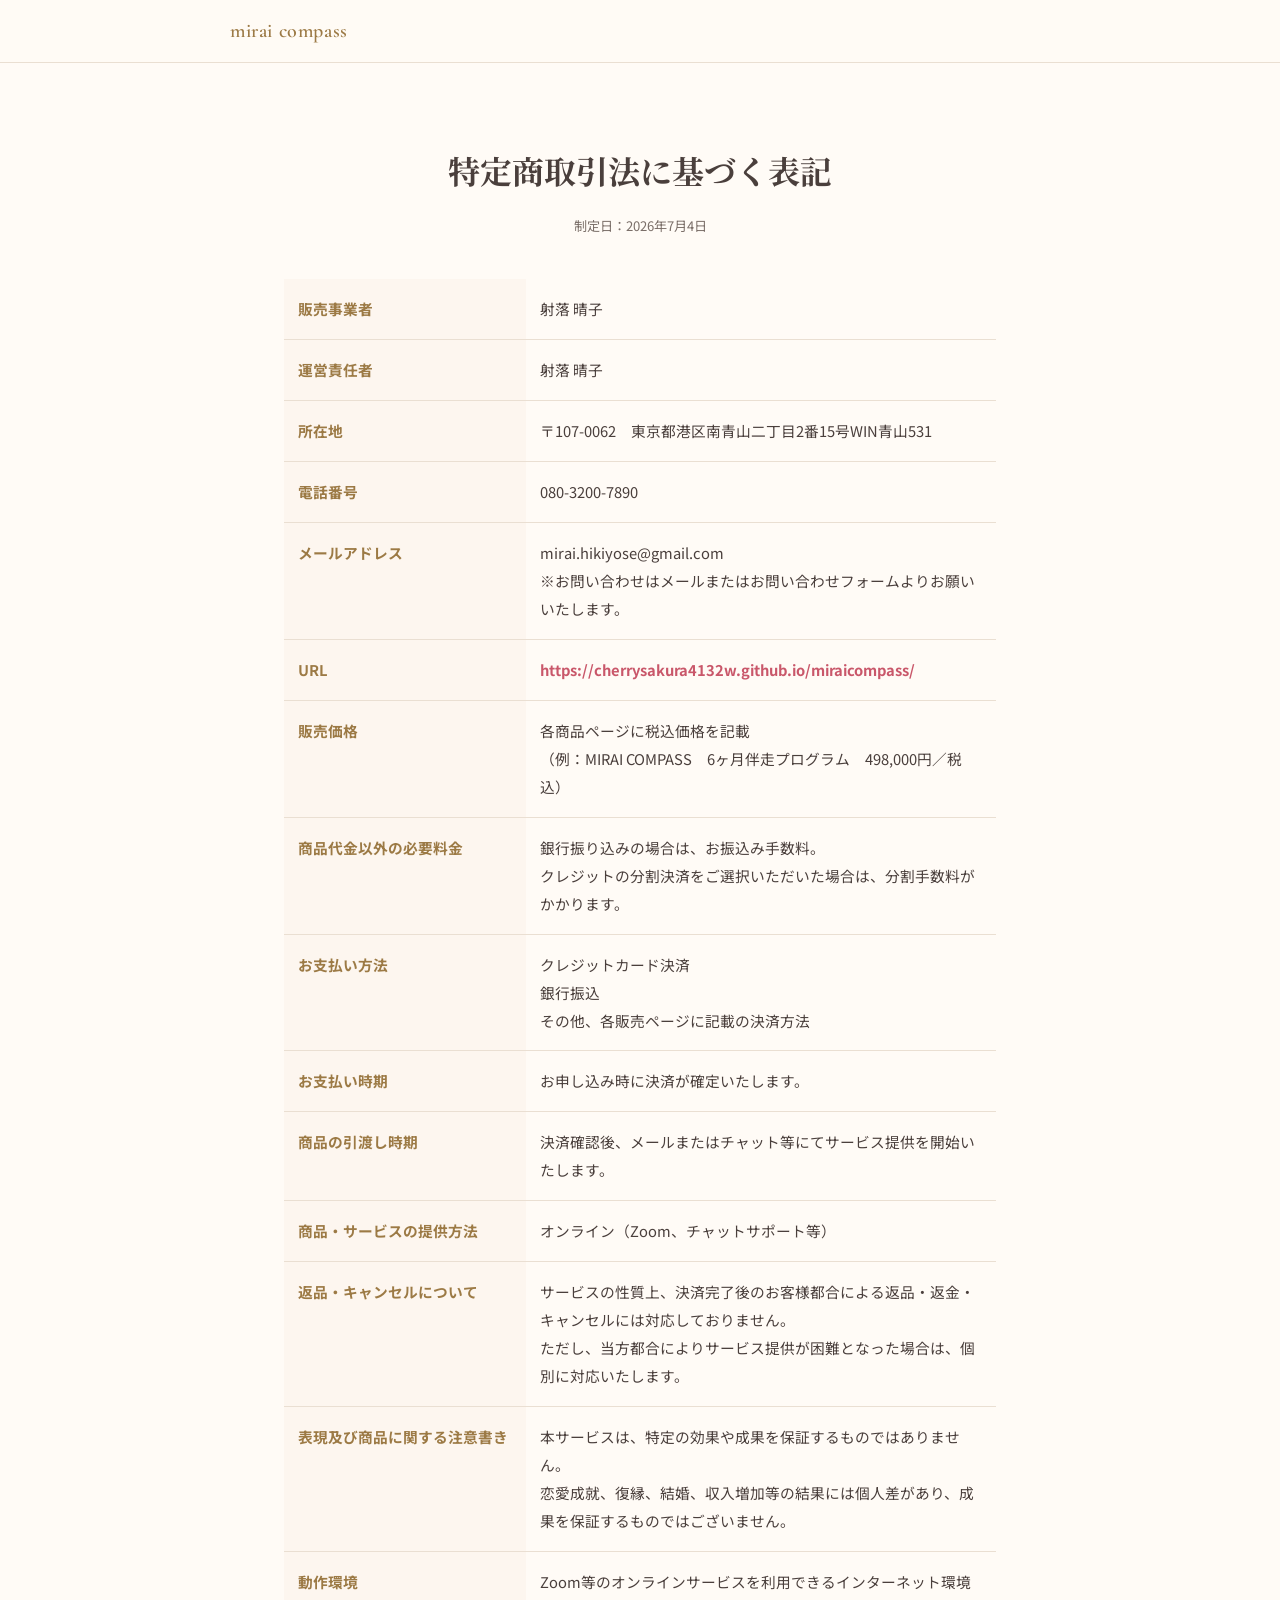
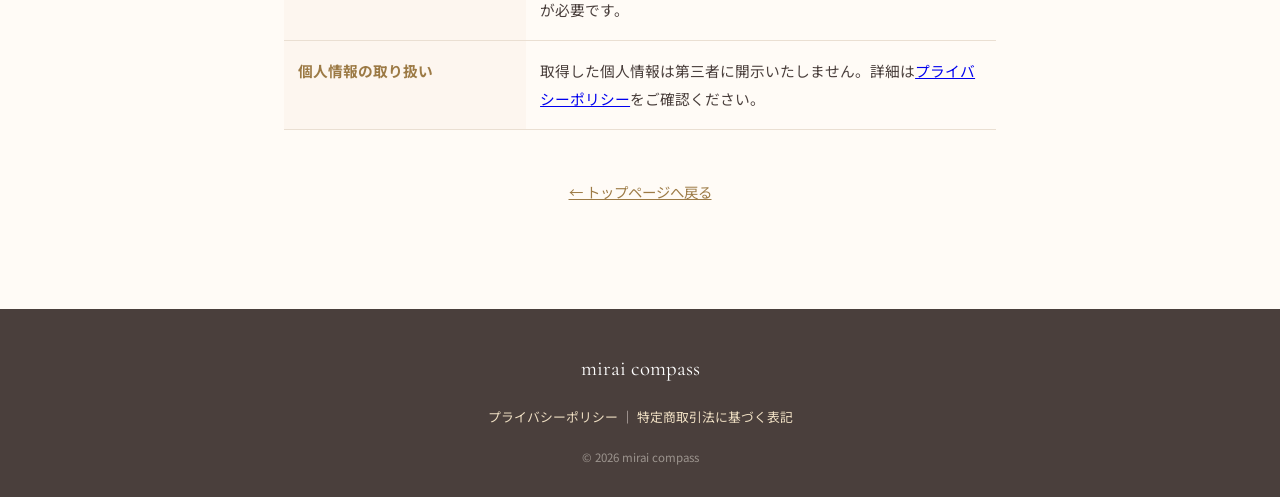
<file: tokushoho.html>
<!DOCTYPE html>
<html lang="ja">
<head>
<meta charset="UTF-8">
<meta name="viewport" content="width=device-width, initial-scale=1.0">
<title>特定商取引法に基づく表記｜mirai compass</title>
<meta name="description" content="mirai compassの特定商取引法に基づく表記です。">
<link rel="icon" href="data:image/svg+xml,%3Csvg xmlns='http://www.w3.org/2000/svg' viewBox='0 0 100 100'%3E%3Ctext y='.9em' font-size='90'%3E%F0%9F%A7%AD%3C/text%3E%3C/svg%3E">
<link rel="preconnect" href="https://fonts.googleapis.com">
<link rel="preconnect" href="https://fonts.gstatic.com" crossorigin>
<link href="https://fonts.googleapis.com/css2?family=Cormorant+Garamond:wght@500;600&family=Noto+Serif+JP:wght@500;700&family=Noto+Sans+JP:wght@400;500;700&display=swap" rel="stylesheet">
<link rel="stylesheet" href="style.css">
<style>
  .legal-main{ max-width: 760px; margin: 0 auto; padding: 56px 24px 90px; }
  .legal-main h1{ font-family: var(--font-serif-jp); font-size: clamp(1.5rem,5vw,2rem); text-align:center; margin-bottom: 8px; }
  .legal-updated{ text-align:center; color: var(--c-text-soft); font-size:.82rem; margin-bottom: 40px; }
  .legal-note{ background: var(--c-bg-soft); border:1px solid var(--c-line); border-radius: var(--radius); padding:16px 18px; font-size:.85rem; color: var(--c-text-soft); margin-bottom: 32px; }
  .tosho-table{ width:100%; border-collapse: collapse; }
  .tosho-table th, .tosho-table td{ text-align:left; padding: 16px 14px; border-bottom: 1px solid var(--c-line); font-size:.92rem; vertical-align: top; }
  .tosho-table th{ width: 34%; color: var(--c-gold-deep); font-weight:700; background: var(--c-bg-soft); }
  .fill{ color:#C9576A; font-weight:700; }
  .back-link{ display:block; text-align:center; margin-top: 48px; font-size:.9rem; }
  .back-link a{ color: var(--c-gold-deep); }
</style>
</head>
<body>

<header class="site-header">
  <div class="header-inner">
    <a href="index.html" class="logo">mirai compass</a>
  </div>
</header>

<main class="legal-main">
  <h1>特定商取引法に基づく表記</h1>
  <p class="legal-updated">制定日：2026年7月4日</p>

  <table class="tosho-table">
    <tbody>
      <tr>
        <th>販売事業者</th>
        <td>射落 晴子</td>
      </tr>
      <tr>
        <th>運営責任者</th>
        <td>射落 晴子</td>
      </tr>
      <tr>
        <th>所在地</th>
        <td>〒107-0062　東京都港区南青山二丁目2番15号WIN青山531</td>
      </tr>
      <tr>
        <th>電話番号</th>
        <td>080-3200-7890</td>
      </tr>
      <tr>
        <th>メールアドレス</th>
        <td>mirai.hikiyose@gmail.com<br>※お問い合わせはメールまたはお問い合わせフォームよりお願いいたします。</td>
      </tr>
      <tr>
        <th>URL</th>
        <td class="fill">https://cherrysakura4132w.github.io/miraicompass/</td>
      </tr>
      <tr>
        <th>販売価格</th>
        <td>各商品ページに税込価格を記載<br>（例：MIRAI COMPASS　6ヶ月伴走プログラム　498,000円／税込）</td>
      </tr>
      <tr>
        <th>商品代金以外の必要料金</th>
        <td>
          銀行振り込みの場合は、お振込み手数料。<br>
          クレジットの分割決済をご選択いただいた場合は、分割手数料がかかります。
        </td>
      </tr>
      <tr>
        <th>お支払い方法</th>
        <td>
          クレジットカード決済<br>
          銀行振込<br>
          その他、各販売ページに記載の決済方法
        </td>
      </tr>
      <tr>
        <th>お支払い時期</th>
        <td>お申し込み時に決済が確定いたします。</td>
      </tr>
      <tr>
        <th>商品の引渡し時期</th>
        <td>決済確認後、メールまたはチャット等にてサービス提供を開始いたします。</td>
      </tr>
      <tr>
        <th>商品・サービスの提供方法</th>
        <td>オンライン（Zoom、チャットサポート等）</td>
      </tr>
      <tr>
        <th>返品・キャンセルについて</th>
        <td>
          サービスの性質上、決済完了後のお客様都合による返品・返金・キャンセルには対応しておりません。<br>
          ただし、当方都合によりサービス提供が困難となった場合は、個別に対応いたします。
        </td>
      </tr>
      <tr>
        <th>表現及び商品に関する注意書き</th>
        <td>
          本サービスは、特定の効果や成果を保証するものではありません。<br>
          恋愛成就、復縁、結婚、収入増加等の結果には個人差があり、成果を保証するものではございません。
        </td>
      </tr>
      <tr>
        <th>動作環境</th>
        <td>Zoom等のオンラインサービスを利用できるインターネット環境が必要です。</td>
      </tr>
      <tr>
        <th>個人情報の取り扱い</th>
        <td>取得した個人情報は第三者に開示いたしません。詳細は<a href="privacy.html">プライバシーポリシー</a>をご確認ください。</td>
      </tr>
    </tbody>
  </table>

  <p class="back-link"><a href="index.html">← トップページへ戻る</a></p>
</main>

<footer class="site-footer">
  <div class="container footer-inner">
    <p class="footer-logo">mirai compass</p>
    <p class="footer-legal">
      <a href="privacy.html">プライバシーポリシー</a>
      <span aria-hidden="true">｜</span>
      <a href="tokushoho.html">特定商取引法に基づく表記</a>
    </p>
    <p class="footer-copy">&copy; <span id="year"></span> mirai compass</p>
  </div>
</footer>

<script src="script.js"></script>
</body>
</html>
</file>
<file: style.css>
/* ==========================================================
   mirai compass / Mastery Compass LP
   白 × ゴールド × 淡いピンク / 神秘的で上品な恋愛コンサルLP
========================================================== */

:root{
  --c-bg:            #FFFbf6;
  --c-bg-soft:       #FDF6EF;
  --c-bg-card:       #FFFFFF;
  --c-pink:          #F3D9DD;
  --c-pink-deep:     #E8B9C2;
  --c-gold:          #B8905A;
  --c-gold-deep:     #9C7A45;
  --c-gold-soft:     #EFDFC3;
  --c-text:          #4A3F3C;
  --c-text-soft:     #7A6E68;
  --c-line:          #EADFD2;
  --c-line-color:    #06C755;

  --font-serif-jp:   'Noto Serif JP', serif;
  --font-serif-en:   'Cormorant Garamond', serif;
  --font-sans:       'Noto Sans JP', sans-serif;

  --radius:  18px;
  --radius-lg: 28px;
  --shadow:  0 8px 30px rgba(184,144,90,.12);
  --shadow-soft: 0 4px 16px rgba(184,144,90,.08);

  --maxw: 760px;
}

*,*::before,*::after{ box-sizing: border-box; }
html{ scroll-behavior: smooth; }

body{
  margin:0;
  background: var(--c-bg);
  color: var(--c-text);
  font-family: var(--font-sans);
  line-height: 1.9;
  -webkit-font-smoothing: antialiased;
  overflow-x: hidden;
}

img{ max-width:100%; display:block; }

.container{
  max-width: var(--maxw);
  margin: 0 auto;
  padding: 0 24px;
}

.skip-link{
  position:absolute; left:-999px; top:0;
  background:#fff; color:var(--c-gold-deep); padding:12px 20px; z-index:999;
}
.skip-link:focus{ left:12px; top:12px; }

/* ---------- Header ---------- */
.site-header{
  position: sticky; top:0; z-index: 100;
  background: rgba(255,251,246,.9);
  backdrop-filter: saturate(160%) blur(8px);
  border-bottom: 1px solid var(--c-line);
}
.header-inner{
  max-width: var(--maxw);
  margin:0 auto;
  padding: 12px 20px;
  display:flex; align-items:center; justify-content:space-between;
  gap: 12px;
}
.logo{
  font-family: var(--font-serif-en);
  font-size: 1.25rem;
  font-weight:600;
  color: var(--c-gold-deep);
  text-decoration:none;
  letter-spacing: .03em;
}

/* ---------- Buttons ---------- */
.btn{
  display:inline-flex; align-items:center; justify-content:center; gap:8px;
  text-decoration:none;
  font-weight:700;
  border-radius: 999px;
  transition: transform .15s ease, box-shadow .15s ease, opacity .15s ease;
  white-space: nowrap;
}
.btn:active{ transform: scale(.97); }

.btn-line{
  background: linear-gradient(135deg, var(--c-line-color), #05b34d);
  color:#fff;
  box-shadow: 0 6px 18px rgba(6,199,85,.35);
}
.btn-line:hover{ box-shadow: 0 8px 22px rgba(6,199,85,.45); }

.btn-brown{
  background: linear-gradient(135deg, var(--c-gold), var(--c-gold-deep));
  color:#fff;
  box-shadow: 0 6px 18px rgba(156,122,69,.35);
}
.btn-brown:hover{ box-shadow: 0 8px 22px rgba(156,122,69,.45); }

.btn-small{
  padding: 9px 16px;
  font-size: .82rem;
}
.btn-large{
  padding: 16px 30px;
  font-size: 1rem;
  width:100%;
  max-width: 420px;
}
.line-icon{ font-size: 1.05em; }

/* ---------- Decorative divider ---------- */
.divider{
  text-align:center;
  color: var(--c-gold);
  font-size: 1.1rem;
  margin: 28px 0;
  letter-spacing: .5em;
}

/* ---------- Hero ---------- */
.hero{
  position:relative;
  padding: 64px 0 56px;
  text-align:center;
  overflow:hidden;
}
.hero-bg{
  position:absolute; inset:0; z-index:0;
  background:
    radial-gradient(circle at 15% 10%, rgba(243,217,221,.55), transparent 45%),
    radial-gradient(circle at 85% 0%, rgba(239,223,195,.6), transparent 50%),
    radial-gradient(circle at 50% 100%, rgba(243,217,221,.4), transparent 60%),
    var(--c-bg);
}
.hero-compass{
  position:absolute;
  top:38%; left:50%;
  width: 130vw;
  height: 130vw;
  transform: translate(-50%,-50%);
  background-image:url('images/compass.jpg');
  background-size:contain;
  background-repeat:no-repeat;
  background-position:center;
  mix-blend-mode:multiply;
  opacity:.5;
  z-index:0;
  pointer-events:none;
  animation: compass-spin 100s linear infinite, compass-glow 5s ease-in-out infinite;
}
@keyframes compass-spin{
  from{ transform: translate(-50%,-50%) rotate(0deg); }
  to{ transform: translate(-50%,-50%) rotate(360deg); }
}
@keyframes compass-glow{
  0%,100%{ opacity:.38; }
  50%{ opacity:.6; }
}

.hero-sparkles{ position:absolute; inset:0; z-index:0; overflow:hidden; pointer-events:none; }
.sparkle{
  position:absolute;
  color: var(--c-gold);
  text-shadow: 0 0 6px rgba(184,144,90,.7);
  opacity:0;
  animation: sparkle-twinkle 3.4s ease-in-out infinite;
}
.sparkle.s1{ top:10%; left:14%; font-size:.9rem; animation-delay:.1s; }
.sparkle.s2{ top:18%; left:80%; font-size:1.3rem; animation-delay:1.2s; }
.sparkle.s3{ top:62%; left:8%;  font-size:.8rem;  animation-delay:.7s; }
.sparkle.s4{ top:72%; left:86%; font-size:1.1rem; animation-delay:2s; }
.sparkle.s5{ top:6%;  left:52%; font-size:.7rem;  animation-delay:2.5s; }
.sparkle.s6{ top:46%; left:92%; font-size:1rem;   animation-delay:1.6s; }
.sparkle.s7{ top:38%; left:5%;  font-size:1rem;   animation-delay:.9s; }
@keyframes sparkle-twinkle{
  0%,100%{ opacity:0; transform:scale(.4) rotate(0deg); }
  50%{ opacity:1; transform:scale(1) rotate(20deg); }
}

@media (prefers-reduced-motion: reduce){
  .hero-compass, .sparkle{ animation:none; }
}

.hero-inner{ position:relative; z-index:1; }

.hero-brand{
  font-family: var(--font-serif-en);
  font-size: clamp(1.6rem, 6vw, 2.4rem);
  color: var(--c-gold-deep);
  letter-spacing:.08em;
  margin: 0;
}
.hero-sub{
  font-size: .85rem;
  color: var(--c-text-soft);
  margin: 6px 0 0;
  letter-spacing: .05em;
}

.hero-title{
  font-family: var(--font-serif-jp);
  font-size: clamp(1.8rem, 7vw, 2.6rem);
  line-height: 1.5;
  margin: 8px 0 4px;
  color: var(--c-text);
}
.hero-title-accent{
  font-size: 1.5em;
  color: #C9576A;
  font-weight: 700;
}

.hero-lead{
  font-size: 1.05rem;
  margin: 10px 0;
}

.tag-list, .mini-tag-list{
  list-style:none;
  display:flex; flex-wrap:wrap; justify-content:center; gap:10px;
  padding:0; margin: 14px 0;
}
.tag{
  background: var(--c-pink);
  color: #9C4C57;
  font-weight:700;
  font-size: .88rem;
  padding: 8px 16px;
  border-radius: 999px;
}
.tag-soft{
  background: var(--c-gold-soft);
  color: var(--c-gold-deep);
}

.hero .btn-large{ margin-top: 20px; }

/* ---------- Sections generic ---------- */
.section{
  padding: 64px 0;
}
.section:nth-of-type(even){
  background: var(--c-bg-soft);
}

.eyebrow{
  text-align:center;
  color: var(--c-gold);
  font-weight:700;
  letter-spacing:.1em;
  font-size:.8rem;
  margin:0 0 8px;
}
.section-title{
  font-family: var(--font-serif-jp);
  text-align:center;
  font-size: clamp(1.5rem, 5.5vw, 2.1rem);
  margin: 0 0 20px;
  line-height:1.6;
}
.section-title .accent{ color:#C9576A; }
.serif-en{ font-family: var(--font-serif-en); letter-spacing:.02em; }

.section-lead{
  text-align:center;
  font-size: 1rem;
  color: var(--c-text-soft);
  margin: 0 0 28px;
}
.section-lead.center{ margin-top: 32px; }
.section-note{
  text-align:center;
  font-size:.78rem;
  color: var(--c-text-soft);
  margin: -14px 0 28px;
}

/* ---------- Empathy ---------- */
.empathy-card{
  background: var(--c-bg-card);
  border: 1px solid var(--c-line);
  border-radius: var(--radius-lg);
  padding: 32px 26px;
  text-align:center;
  box-shadow: var(--shadow-soft);
  max-width: 480px;
  margin: 0 auto 28px;
}
.empathy-lead{ margin:6px 0; color: var(--c-text-soft); }
.check-list{
  list-style:none;
  padding:0; margin: 16px auto;
  display:inline-block;
  text-align:left;
}
.check-list li{
  padding: 4px 0 4px 28px;
  position:relative;
}
.check-list li::before{
  content:"✓";
  position:absolute; left:0; top:4px;
  color: var(--c-gold);
  font-weight:700;
}
.empathy-whisper{
  font-weight:700;
  color:#9C4C57;
  font-size: 1.05rem;
  margin-top: 14px;
}
.empathy-reason{
  text-align:center;
  font-size: 1.15rem;
  margin: 0 0 32px;
  line-height:1.8;
}
.empathy-reason strong{ color: var(--c-gold-deep); }
.empathy-body{
  text-align:center;
  font-size: 1rem;
  max-width: 520px;
  margin: 0 auto;
}
.empathy-body strong{ color:#9C4C57; }

/* ---------- Solution / 10 types ---------- */
.type-frame{
  position:relative;
  margin: 0 0 36px;
  padding: 22px;
  background:
    radial-gradient(circle at 50% 0%, rgba(239,223,195,.5), transparent 60%),
    var(--c-bg-card);
  border: 1px solid var(--c-gold-soft);
  border-radius: var(--radius-lg);
  box-shadow: var(--shadow), inset 0 0 0 1px rgba(255,255,255,.6);
}
.type-frame::before{
  content:"";
  position:absolute; inset:8px;
  border: 1px solid var(--c-gold);
  border-radius: calc(var(--radius-lg) - 8px);
  opacity:.5;
  pointer-events:none;
}
.type-frame img{ position:relative; border-radius: calc(var(--radius-lg) - 14px); }

.feature-row{
  display:grid;
  grid-template-columns: repeat(4, 1fr);
  gap: 10px;
  margin-bottom: 8px;
}
.feature-item{
  text-align:center;
  background: linear-gradient(160deg, var(--c-pink), #fff 130%);
  border-radius: var(--radius);
  padding: 18px 6px;
}
.feature-icon{ font-size:1.6rem; display:block; margin-bottom:8px; }
.feature-item p{ margin:0; font-size:.78rem; font-weight:700; color:#9C4C57; }

/* ---------- Concept ---------- */
.section-concept{
  text-align:center;
  background: linear-gradient(180deg, #FFFbf6, #FBEFE9);
}
.concept-quote p{
  font-family: var(--font-serif-jp);
  font-size: clamp(1.4rem, 5.5vw, 2rem);
  font-weight:700;
  color: var(--c-gold-deep);
  line-height:1.6;
  margin: 0 0 16px;
}
.concept-badge{
  display:inline-block;
  background: var(--c-gold-deep);
  color:#fff;
  font-size:.8rem;
  font-weight:700;
  padding: 8px 20px;
  border-radius: 999px;
  letter-spacing:.05em;
}
.concept-body{
  font-size: 1.05rem;
  margin: 20px 0;
}
.concept-body strong{ color:#9C4C57; }

/* ---------- Service / price card ---------- */
.price-card{
  background: var(--c-bg-card);
  border: 1px solid var(--c-gold-soft);
  border-radius: var(--radius-lg);
  box-shadow: var(--shadow);
  padding: 30px 22px;
  display:grid;
  gap: 22px;
  margin-bottom: 36px;
}
.price-card-col{ text-align:center; }
.price-card-label{
  font-weight:700;
  color: var(--c-gold-deep);
  font-size:.82rem;
  margin:0 0 8px;
  letter-spacing:.05em;
}
.price-card-value{ margin:0; font-size:.92rem; color: var(--c-text-soft); }
.price-card-col-price{
  padding: 16px 0;
  border-top: 1px dashed var(--c-line);
  border-bottom: 1px dashed var(--c-line);
}
.price-card-price{
  font-family: var(--font-serif-en);
  font-size: 2.4rem;
  color:#C9576A;
  font-weight:700;
  margin:0;
}
.price-card-price span{ font-size:1.1rem; margin-left:4px; }
.price-card-note{ margin:2px 0 0; font-size:.8rem; color: var(--c-text-soft); }

.info-grid{
  display:grid;
  gap: 20px;
  margin-bottom: 24px;
}
.info-card{
  background: var(--c-bg-card);
  border:1px solid var(--c-line);
  border-radius: var(--radius);
  padding: 24px 22px;
  box-shadow: var(--shadow-soft);
}
.info-card-title{
  font-family: var(--font-serif-jp);
  font-size: 1.05rem;
  margin: 0 0 14px;
  color: var(--c-gold-deep);
  text-align:center;
  position:relative;
  padding-bottom:10px;
}
.info-card-title::after{
  content:"";
  position:absolute; left:50%; bottom:0; transform:translateX(-50%);
  width:36px; height:2px; background: var(--c-pink-deep);
}
.check-list-gold li::before{ color: var(--c-gold-deep); }

.why-card{
  background: linear-gradient(160deg, #fff, var(--c-bg-soft));
  border: 1px solid var(--c-line);
  border-radius: var(--radius-lg);
  padding: 28px 24px;
  text-align:center;
}
.why-list{
  list-style:none;
  display:inline-flex; flex-wrap:wrap; gap:8px; justify-content:center;
  padding:0; margin: 14px 0;
}
.why-list li{
  background: var(--c-pink);
  color:#9C4C57;
  font-size:.82rem;
  font-weight:700;
  padding:6px 14px;
  border-radius:999px;
}
.why-arrow{ color: var(--c-gold); font-size:1.4rem; margin:6px 0; }
.why-card strong{ color: var(--c-gold-deep); }

/* ---------- Flow / accordion ---------- */
.flow-list{ display:flex; flex-direction:column; gap:14px; }
.flow-item{
  background: var(--c-bg-card);
  border:1px solid var(--c-line);
  border-radius: var(--radius);
  padding: 6px 20px;
  box-shadow: var(--shadow-soft);
}
.flow-item summary{
  cursor:pointer;
  list-style:none;
  padding: 16px 4px;
  font-weight:700;
  font-size: 1.02rem;
  display:flex; align-items:center; gap:14px;
  color: var(--c-text);
}
.flow-item summary::-webkit-details-marker{ display:none; }
.flow-item summary::after{
  content:"+";
  margin-left:auto;
  font-size:1.3rem;
  color: var(--c-gold);
}
.flow-item[open] summary::after{ content:"−"; }
.flow-num{
  flex:none;
  width:34px; height:34px;
  border-radius:50%;
  background: linear-gradient(135deg, var(--c-gold-soft), var(--c-pink));
  color: var(--c-gold-deep);
  display:flex; align-items:center; justify-content:center;
  font-family: var(--font-serif-en);
  font-weight:700;
}
.flow-body{ padding: 0 4px 20px 48px; }
.flow-body ul{ margin:0 0 12px; padding-left:1.1em; color: var(--c-text-soft); }
.flow-body li{ margin-bottom:4px; }
.flow-body p{ margin:0; font-size:.92rem; }

/* ---------- Compare table ---------- */
.table-scroll{ overflow-x:auto; margin-bottom: 24px; -webkit-overflow-scrolling: touch; }
.compare-table{
  width:100%;
  border-collapse: collapse;
  min-width: 480px;
  background: var(--c-bg-card);
  border-radius: var(--radius);
  overflow:hidden;
  box-shadow: var(--shadow-soft);
}
.compare-table th, .compare-table td{
  padding: 14px 16px;
  text-align:center;
  border-bottom: 1px solid var(--c-line);
  font-size:.9rem;
}
.compare-table thead th{
  background: var(--c-bg-soft);
  color: var(--c-gold-deep);
  font-family: var(--font-serif-jp);
}
.compare-table thead th:last-child{ background: var(--c-gold-deep); color:#fff; }
.compare-table td:last-child{ background: rgba(184,144,90,.06); }
.compare-table td strong{ color:#9C4C57; }

.compare-highlight{
  text-align:center;
  font-family: var(--font-serif-jp);
  font-size: 1.15rem;
  color: var(--c-gold-deep);
  font-weight:700;
  line-height:1.8;
}
.compare-highlight span{
  display:block;
  font-size:.85rem;
  color: var(--c-text-soft);
  font-weight:400;
  margin-top:6px;
}

/* ---------- Profile ---------- */
.profile-head{ text-align:center; }
.profile-avatar{
  width:96px; height:96px;
  border-radius:50%;
  margin: 0 auto 16px;
  object-fit:cover;
  box-shadow: var(--shadow);
}
.profile-story{
  max-width: 560px;
  margin: 28px auto 0;
  background: var(--c-bg-card);
  border: 1px solid var(--c-line);
  border-radius: var(--radius-lg);
  padding: 30px 26px;
  box-shadow: var(--shadow-soft);
}
.profile-story p{ margin: 0 0 14px; font-size:.96rem; }
.profile-story p:last-child{ margin-bottom:0; }
.profile-cta-text{
  text-align:center;
  font-family: var(--font-serif-jp);
  font-weight:700;
  color: var(--c-gold-deep);
  font-size:1.1rem;
  margin: 32px 0 4px;
}
.profile-sign{
  text-align:center;
  color: var(--c-text-soft);
  font-size:.9rem;
}

/* ---------- Voice / testimonials ---------- */
.section-voice{
  position:relative;
  overflow:hidden;
  background:
    radial-gradient(circle at 15% 10%, rgba(243,217,221,.5), transparent 45%),
    radial-gradient(circle at 88% 90%, rgba(239,223,195,.55), transparent 50%),
    var(--c-bg-soft);
}
.section-voice .container{ position:relative; z-index:1; }
.voice-sparkles{ position:absolute; inset:0; z-index:0; overflow:hidden; pointer-events:none; }
.voice-grid{
  display:grid;
  gap: 16px;
}
.voice-card{
  background: var(--c-bg-card);
  border:1px solid var(--c-line);
  border-left: 4px solid var(--c-pink-deep);
  border-radius: var(--radius);
  padding: 20px 22px;
  margin:0;
  box-shadow: var(--shadow-soft);
}
.voice-card p{ margin:0 0 10px; font-size:.92rem; }
.voice-card cite{ font-style:normal; font-size:.78rem; color: var(--c-text-soft); }

/* ---------- FAQ ---------- */
.faq-list{ display:flex; flex-direction:column; gap:12px; }
.faq-item{
  background: var(--c-bg-card);
  border:1px solid var(--c-line);
  border-radius: var(--radius);
  padding: 4px 20px;
}
.faq-item summary{
  cursor:pointer;
  list-style:none;
  padding: 16px 26px 16px 0;
  font-weight:700;
  position:relative;
}
.faq-item summary::-webkit-details-marker{ display:none; }
.faq-item summary::before{ content:"Q."; color: var(--c-gold-deep); margin-right:8px; }
.faq-item summary::after{
  content:"+";
  position:absolute; right:0; top:14px;
  color: var(--c-gold);
  font-size:1.2rem;
}
.faq-item[open] summary::after{ content:"−"; }
.faq-body{ padding: 0 0 18px; font-size:.9rem; color: var(--c-text-soft); }
.faq-body p{ margin:0; }

/* ---------- Final CTA ---------- */
.section-cta{
  background: radial-gradient(circle at 50% 0%, #FBEFE9, #FDF6EF 70%);
  text-align:center;
}
.cta-eyebrow{ color: var(--c-gold); font-weight:700; letter-spacing:.1em; font-size:.85rem; margin:0; }
.cta-title{
  font-family: var(--font-serif-jp);
  font-size: clamp(1.4rem, 5.5vw, 2rem);
  margin: 10px 0 18px;
}
.cta-body{ color: var(--c-text-soft); margin-bottom:26px; }
.cta-inner{ display:flex; flex-direction:column; align-items:center; }
.btn-cta-final{ font-size: 1.05rem; padding: 18px 30px; }
.cta-note{ margin-top:16px; font-size:.8rem; color: var(--c-text-soft); }
.voice-note{ margin-top:24px; font-size:.75rem; color: var(--c-text-soft); text-align:center; line-height:1.7; }

/* ---------- Footer ---------- */
.site-footer{
  background: var(--c-text);
  color: #E7DDD6;
  padding: 40px 0 28px;
}
.footer-inner{ text-align:center; }
.footer-logo{
  font-family: var(--font-serif-en);
  font-size:1.3rem;
  color:#fff;
  margin:0 0 16px;
}
.footer-nav{
  display:flex; flex-wrap:wrap; gap:16px; justify-content:center;
  margin-bottom: 16px;
}
.footer-nav a{ color:#E7DDD6; text-decoration:none; font-size:.85rem; }
.footer-nav a:hover{ text-decoration:underline; }
.footer-legal{ font-size:.8rem; margin: 0 0 18px; }
.footer-legal a{ color:#EFDFC3; text-decoration:none; }
.footer-legal a:hover{ text-decoration:underline; }
.footer-copy{ font-size:.72rem; color:#9C948E; margin:0; }

/* ---------- Utility ---------- */
.sp-only{ display:inline; }

/* ==========================================================
   Tablet / Desktop
========================================================== */
@media (min-width: 640px){
  .info-grid{ grid-template-columns: 1fr 1fr; }
  .price-card{ grid-template-columns: 1fr 1fr 1fr; align-items:center; }
  .price-card-col-price{ border-top:none; border-bottom:none; border-left:1px dashed var(--c-line); border-right:1px dashed var(--c-line); }
}

@media (min-width: 900px){
  :root{ --maxw: 860px; }
  .section{ padding: 88px 0; }
  .hero{ padding: 96px 0 80px; }
  .voice-grid{ grid-template-columns: repeat(3,1fr); }
  .sp-only{ display:none; }
  .hero-compass{ width: min(1360px, 150vw); height: min(1360px, 150vw); }
}

/* ---------- Scroll fade-in ---------- */
.fade-init{
  opacity: 0;
  transform: translateY(18px);
  transition: opacity .7s ease, transform .7s ease;
}
.fade-init.is-visible{
  opacity: 1;
  transform: none;
}

/* ---------- Reduced motion ---------- */
@media (prefers-reduced-motion: reduce){
  html{ scroll-behavior:auto; }
  .btn{ transition:none; }
  .fade-init{ opacity:1; transform:none; transition:none; }
}
</file>
